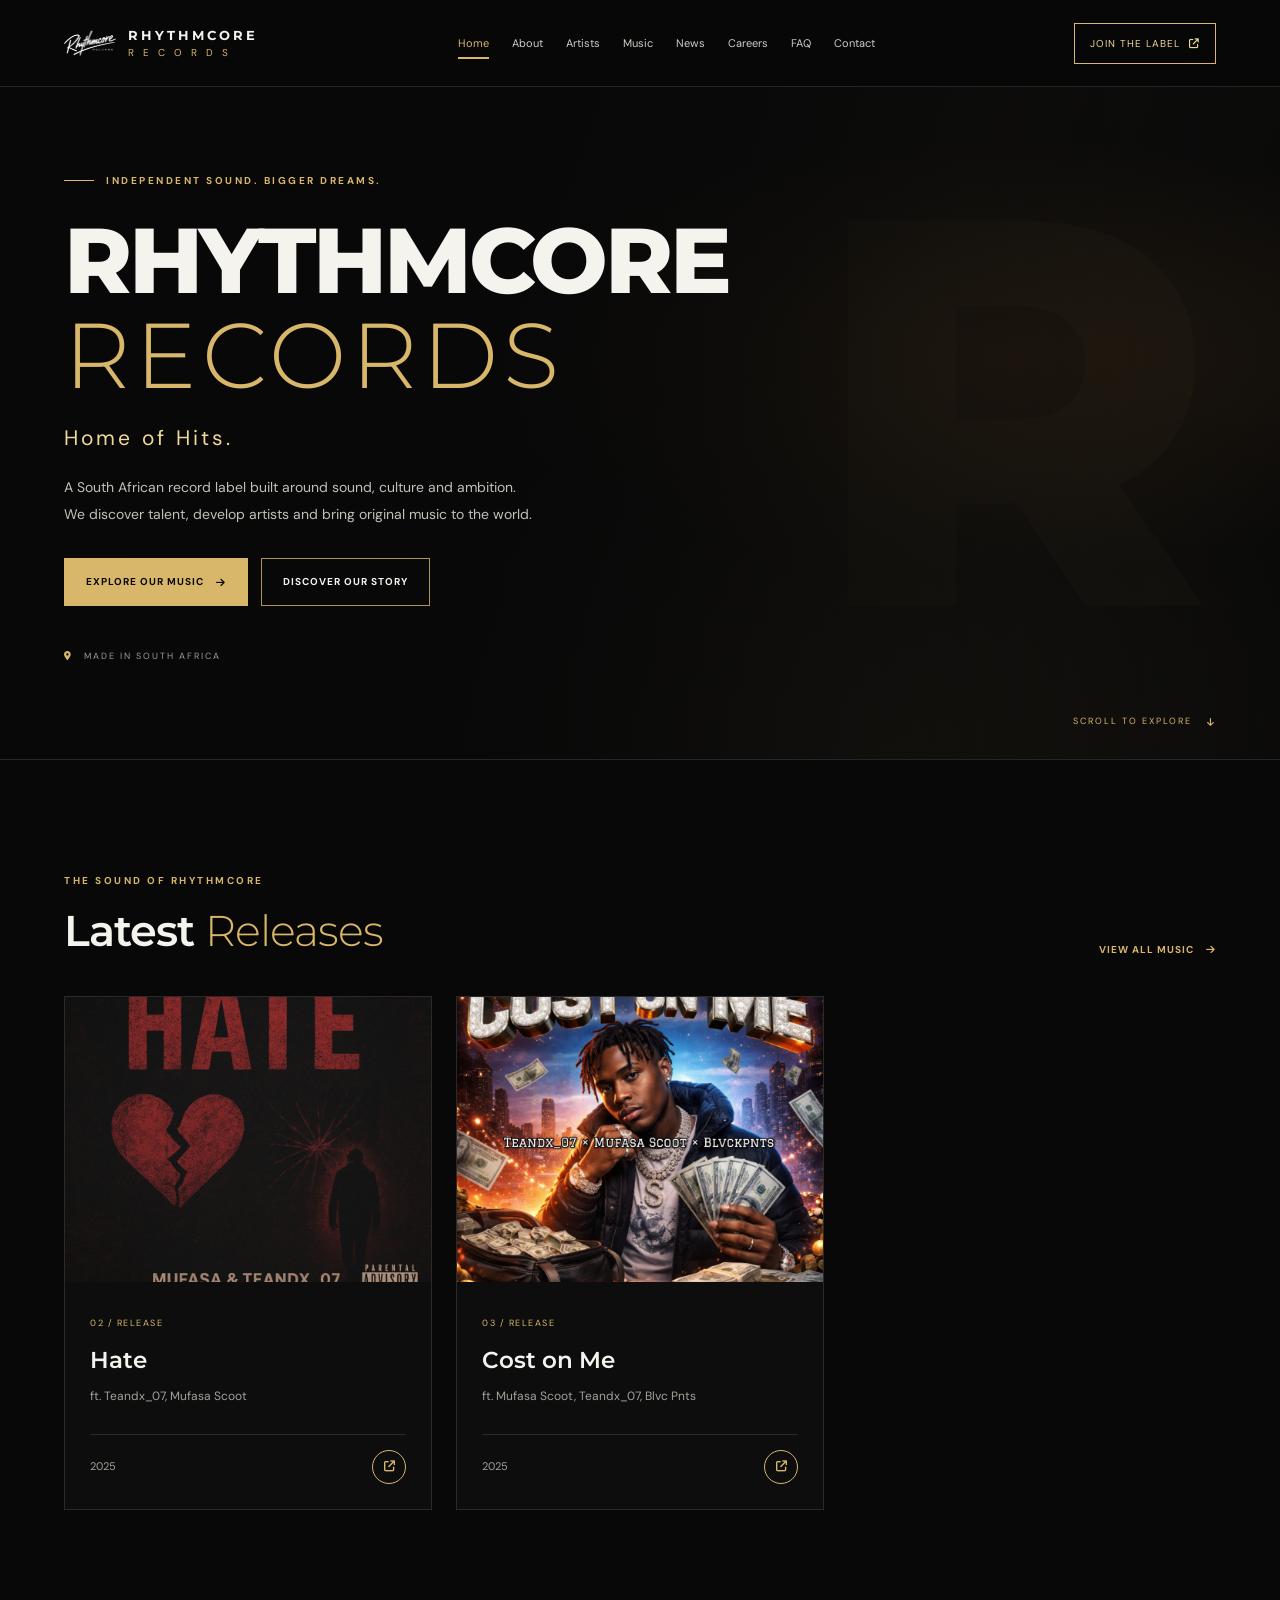
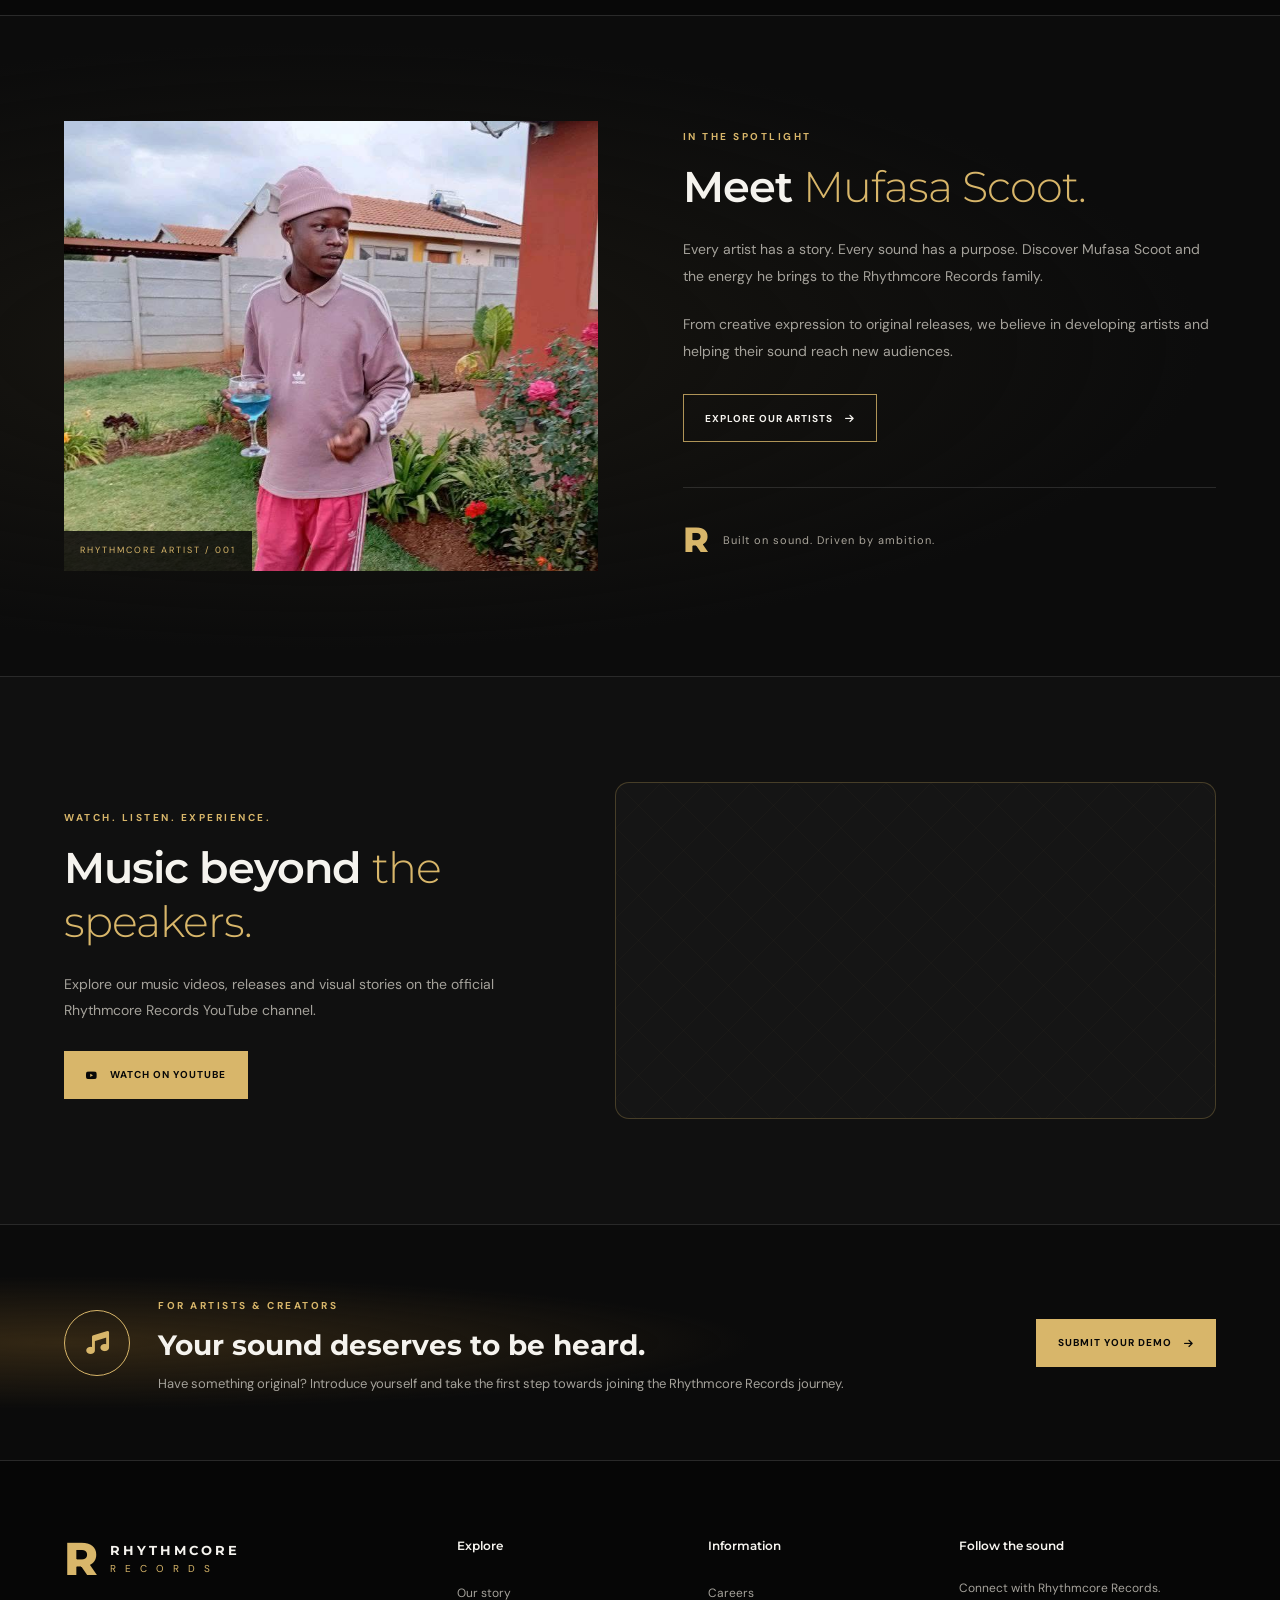
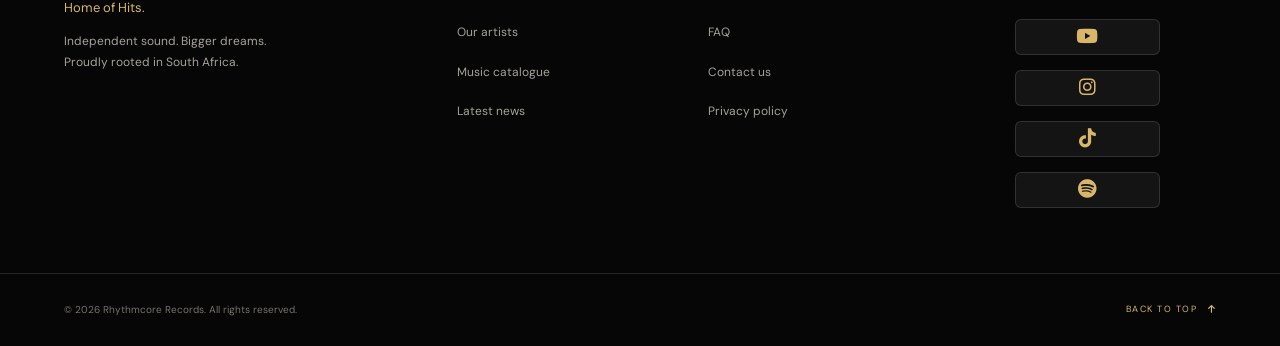
<file: index.html>
<!DOCTYPE html>
<html lang="en">
<head>

    <!-- Rhythmcore Records favicon -->
    <link rel="icon" type="image/png" href="https://rhythmcorerecords.co.za/images/Logo.png">
    <link rel="shortcut icon" type="image/png" href="https://rhythmcorerecords.co.za/images/Logo.png">
    <link rel="apple-touch-icon" href="https://rhythmcorerecords.co.za/images/Logo.png">

    <meta charset="UTF-8">
    <meta name="viewport" content="width=device-width, initial-scale=1.0">

    <!-- SEO -->
    <meta name="description" content="Rhythmcore Records is a South African record label focused on discovering, developing and promoting talented artists and music. Explore our artists, releases, music videos and latest projects.">

    <meta name="robots" content="index, follow">
    <meta name="theme-color" content="#080808">

    <!-- Google and social sharing information -->
    <meta property="og:title" content="Rhythmcore Records | Home of Hits">
    <meta property="og:description" content="Discover artists, music releases and videos from Rhythmcore Records, a South African record label.">
    <meta property="og:url" content="https://rhythmcorerecords.co.za/">
    <meta property="og:type" content="website">
    <meta property="og:image" content="https://rhythmcorerecords.co.za/images/Logo.png">

    <title>Rhythmcore Records | South African Record Label</title>

    <!-- Website styling -->
    <link rel="stylesheet" href="css/style.css">

    <!-- Google Fonts -->
    <link rel="preconnect" href="https://fonts.googleapis.com">
    <link rel="preconnect" href="https://fonts.gstatic.com" crossorigin>
    <link href="https://fonts.googleapis.com/css2?family=DM+Sans:wght@400;500;600;700&family=Montserrat:wght@300;400;500;600;700;800&display=swap" rel="stylesheet">

    <!-- Font Awesome icons -->
    <link rel="stylesheet" href="https://cdnjs.cloudflare.com/ajax/libs/font-awesome/6.7.2/css/all.min.css">

    <!-- Website JavaScript -->
    <script src="js/main.js" defer></script>
<!-- Tell Google the official website name -->
<meta property="og:site_name" content="Rhythmcore Records">

<script type="application/ld+json">
{
  "@context": "https://schema.org",
  "@type": "WebSite",
  "name": "Rhythmcore Records",
  "alternateName": "Rhythm Core Records",
  "url": "https://rhythmcorerecords.co.za/"
}
</script>

</head>

<body>

    <!-- ================= HEADER ================= -->

    <header class="site-header" id="top">

        <nav class="navbar container" aria-label="Main navigation">

            <a href="index.html" class="brand" aria-label="Rhythmcore Records home">
                <img src="images/Logo.png"
                     alt="Rhythmcore Records"
                     class="brand-logo">

                <span class="brand-name">
                    <strong>RHYTHMCORE</strong>
                    <span>R E C O R D S</span>
                </span>
            </a>

            <button class="menu-toggle"
                    id="menuToggle"
                    aria-label="Open navigation menu"
                    aria-expanded="false"
                    aria-controls="navLinks">

                <i class="fa-solid fa-bars"></i>
            </button>

            <ul class="nav-links" id="navLinks">
                <li><a href="#top" class="nav-link active">Home</a></li>
                <li><a href="about.html" class="nav-link">About</a></li>
                <li><a href="artists.html" class="nav-link">Artists</a></li>
                <li><a href="#music" class="nav-link">Music</a></li>
                <li><a href="news.html" class="nav-link">News</a></li>
                <li><a href="careers.html" class="nav-link">Careers</a></li>
                <li><a href="faq.html" class="nav-link">FAQ</a></li>
                <li><a href="contact.html" class="nav-link">Contact</a></li>
            </ul>

            <a href="artists.html#submit-demo" class="header-cta">
                Join the label <i class="fa-solid fa-arrow-up-right-from-square"></i>
            </a>

        </nav>

    </header>


    <main>

        <!-- ================= HERO ================= -->

        <section class="hero">

            <div class="hero-overlay"></div>

            <div class="container hero-content">

                <span class="eyebrow">
                    <span class="eyebrow-line"></span>
                    INDEPENDENT SOUND. BIGGER DREAMS.
                </span>

                <h1>
                    RHYTHMCORE
                    <span>RECORDS</span>
                </h1>

                <p class="hero-tagline">Home of Hits.</p>

                <p class="hero-description">
                    A South African record label built around sound,
                    culture and ambition. We discover talent, develop
                    artists and bring original music to the world.
                </p>

                <div class="hero-actions">

                    <a href="#music" class="btn btn-gold">
                        Explore our music
                        <i class="fa-solid fa-arrow-right"></i>
                    </a>

                    <a href="about.html" class="btn btn-outline">
                        Discover our story
                    </a>

                </div>

                <div class="hero-location">
                    <i class="fa-solid fa-location-dot"></i>
                    MADE IN SOUTH AFRICA
                </div>

            </div>

            <a href="#music" class="scroll-indicator">
                <span>SCROLL TO EXPLORE</span>
                <i class="fa-solid fa-arrow-down"></i>
            </a>

        </section>


        <!-- ================= MUSIC RELEASES ================= -->

        <section class="music-section section-padding" id="music">

            <div class="container">

                <div class="section-heading">

                    <div>
                        <span class="eyebrow">THE SOUND OF RHYTHMCORE</span>
                        <h2>Latest <span>Releases</span></h2>
                    </div>

                    <a href="music.html" class="text-link">
                        View all music
                        <i class="fa-solid fa-arrow-right"></i>
                    </a>

                </div>

                <div class="music-grid">

                    <!-- Release 1 -->

                    <article class="release-card">

                        <div class="release-cover">
                            <img src="images/hate.jpg"
                                 alt="Hate single artwork"
                                 loading="lazy">

                            <span class="release-badge">SINGLE</span>
                        </div>

                        <div class="release-info">

                            <span class="release-number">02 / RELEASE</span>

                            <h3>Hate</h3>

                            <p>ft. Teandx_07, Mufasa Scoot</p>

                            <div class="release-bottom">
                                <span>2025</span>

                                <a href="music.html"
                                   class="play-link"
                                   aria-label="Explore Hate">
                                    <i class="fa-solid fa-arrow-up-right-from-square"></i>
                                </a>
                            </div>

                        </div>

                    </article>


                    <!-- Release 2 -->

                    <article class="release-card">

                        <div class="release-cover">
                            <img src="images/cost-on-me.jpg"
                                 alt="Cost on Me single artwork"
                                 loading="lazy">

                            <span class="release-badge">SINGLE</span>
                        </div>

                        <div class="release-info">

                            <span class="release-number">03 / RELEASE</span>

                            <h3>Cost on Me</h3>

                            <p>ft. Mufasa Scoot, Teandx_07, Blvc Pnts</p>

                            <div class="release-bottom">
                                <span>2025</span>

                                <a href="music.html"
                                   class="play-link"
                                   aria-label="Explore Cost on Me">
                                    <i class="fa-solid fa-arrow-up-right-from-square"></i>
                                </a>
                            </div>

                        </div>

                    </article>

                </div>

            </div>

        </section>


        <!-- ================= ARTIST SPOTLIGHT ================= -->

        <section class="artist-section section-padding" id="artist-spotlight">

            <div class="container artist-layout">

                <div class="artist-image">

                    <img src="images/mufasa-scoot.jpg"
                         alt="Mufasa Scoot, featured Rhythmcore Records artist"
                         loading="lazy">

                    <span class="image-caption">RHYTHMCORE ARTIST / 001</span>

                </div>

                <div class="artist-content">

                    <span class="eyebrow">IN THE SPOTLIGHT</span>

                    <h2>Meet <span>Mufasa Scoot.</span></h2>

                    <p>
                        Every artist has a story. Every sound has a purpose.
                        Discover Mufasa Scoot and the energy he brings to
                        the Rhythmcore Records family.
                    </p>

                    <p>
                        From creative expression to original releases,
                        we believe in developing artists and helping their
                        sound reach new audiences.
                    </p>

                    <a href="artists.html" class="btn btn-outline">
                        Explore our artists
                        <i class="fa-solid fa-arrow-right"></i>
                    </a>

                    <div class="artist-signature">
                        <span>R</span>
                        <p>Built on sound. Driven by ambition.</p>
                    </div>

                </div>

            </div>

        </section>


        <!-- ================= YOUTUBE ================= -->

        <section class="video-section section-padding" id="videos">

            <div class="container video-layout">

                <div class="video-copy">

                    <span class="eyebrow">WATCH. LISTEN. EXPERIENCE.</span>

                    <h2>Music beyond <span>the speakers.</span></h2>

                    <p>
                        Explore our music videos, releases and visual
                        stories on the official Rhythmcore Records
                        YouTube channel.
                    </p>

                    <a href="https://www.youtube.com/watch?v=Z5DShfRxQW0"
                       class="btn btn-gold"
                       target="_blank"
                       rel="noopener noreferrer">

                        <i class="fa-brands fa-youtube"></i>
                        Watch on YouTube

                    </a>

                </div>

                <!-- YouTube Video Player -->

                <div class="video-placeholder">

                    <iframe
                        src="https://www.youtube-nocookie.com/embed/Z5DShfRxQW0"
                        title="Rhythmcore Records Music Video"
                        frameborder="0"
                        allow="accelerometer; autoplay; clipboard-write; encrypted-media; gyroscope; picture-in-picture; web-share"
                        referrerpolicy="strict-origin-when-cross-origin"
                        allowfullscreen
                        loading="lazy">
                    </iframe>

                </div>

            </div>

        </section>


        <!-- ================= ARTIST CALL TO ACTION ================= -->

        <section class="artist-cta" id="join">

            <div class="container cta-layout">

                <div class="cta-icon">
                    <i class="fa-solid fa-music"></i>
                </div>

                <div class="cta-copy">

                    <span class="eyebrow">FOR ARTISTS & CREATORS</span>

                    <h2>Your sound deserves to be heard.</h2>

                    <p>
                        Have something original? Introduce yourself
                        and take the first step towards joining
                        the Rhythmcore Records journey.
                    </p>

                </div>

                <a href="artists.html#submit-demo" class="btn btn-gold">
                    Submit your demo
                    <i class="fa-solid fa-arrow-right"></i>
                </a>

            </div>

        </section>

    </main>


    <!-- ================= FOOTER ================= -->

    <footer class="site-footer">

        <div class="container footer-main">

            <div class="footer-brand">

                <a href="index.html" class="brand">

                    <span class="brand-symbol">R</span>

                    <span class="brand-name">
                        <strong>RHYTHMCORE</strong>
                        <span>R E C O R D S</span>
                    </span>

                </a>

                <p>Home of Hits.</p>

                <p class="footer-description">
                    Independent sound. Bigger dreams.
                    Proudly rooted in South Africa.
                </p>

            </div>


            <div class="footer-column">

                <h3>Explore</h3>

                <ul>
                    <li><a href="about.html">Our story</a></li>
                    <li><a href="artists.html">Our artists</a></li>
                    <li><a href="music.html">Music catalogue</a></li>
                    <li><a href="news.html">Latest news</a></li>
                </ul>

            </div>


            <div class="footer-column">

                <h3>Information</h3>

                <ul>
                    <li><a href="careers.html">Careers</a></li>
                    <li><a href="faq.html">FAQ</a></li>
                    <li><a href="contact.html">Contact us</a></li>
                    <li><a href="privacy.html">Privacy policy</a></li>
                </ul>

            </div>


            <div class="footer-column footer-social">

                <h3>Follow the sound</h3>

                <p>Connect with Rhythmcore Records.</p>

                <div class="social-links">

                    <a href="https://www.youtube.com/@rhythmcorerecordsofficial"
                       target="_blank"
                       rel="noopener noreferrer"
                       aria-label="YouTube">
                        <i class="fa-brands fa-youtube"></i>
                    </a>

                    <a href="https://www.instagram.com/rhythmcorerecords/"
                       target="_blank"
                       rel="noopener noreferrer"
                       aria-label="Instagram">
                        <i class="fa-brands fa-instagram"></i>
                    </a>

                    <a href="https://www.tiktok.com/@officialrhythmcorerecord/"
                       target="_blank"
                       rel="noopener noreferrer"
                       aria-label="TikTok">
                        <i class="fa-brands fa-tiktok"></i>
                    </a>

                    <a href="https://open.spotify.com/artist/0T02Daxja1vg6ReajDqRt7?si=t7HYrs3cRoG09ZpL8BtkyA"
                       target="_blank"
                       rel="noopener noreferrer"
                       aria-label="Spotify">
                        <i class="fa-brands fa-spotify"></i>
                    </a>

                </div>

            </div>

        </div>


        <div class="footer-bottom">

            <div class="container footer-bottom-layout">

                <p>
                    &copy; <span id="currentYear">2026</span>
                    Rhythmcore Records. All rights reserved.
                </p>

                <a href="#top" class="back-to-top">
                    BACK TO TOP <i class="fa-solid fa-arrow-up"></i>
                </a>

            </div>

        </div>

    </footer>

</body>
</html>
</file>
<file: css/style.css>
/* =========================================
   RHYTHMCORE RECORDS
   Minimal Luxury Website
========================================= */

:root {
    --bg: #080808;
    --bg-light: #101010;
    --surface: #141414;
    --gold: #d8b66a;
    --gold-light: #f0d79c;
    --white: #f5f3ee;
    --muted: #a5a29b;
    --border: rgba(255, 255, 255, 0.12);
    --font-heading: "Montserrat", sans-serif;
    --font-body: "DM Sans", sans-serif;
    --container: 1200px;
}

* {
    margin: 0;
    padding: 0;
    box-sizing: border-box;
}

html {
    scroll-behavior: smooth;
    scroll-padding-top: 90px;
}

body {
    background: var(--bg);
    color: var(--white);
    font-family: var(--font-body);
    line-height: 1.7;
    overflow-x: hidden;
}

body.menu-open {
    overflow: hidden;
}

a {
    color: inherit;
    text-decoration: none;
}

img {
    display: block;
    max-width: 100%;
}

button,
a {
    -webkit-tap-highlight-color: transparent;
}

button {
    font: inherit;
}

.container {
    width: min(var(--container), 90%);
    margin-inline: auto;
}

.section-padding {
    padding: 105px 0;
}

::selection {
    background: var(--gold);
    color: #080808;
}

/* =========================================
   HEADER & NAVIGATION
========================================= */

.site-header {
    position: sticky;
    top: 0;
    z-index: 1000;
    background: rgba(8, 8, 8, 0.94);
    border-bottom: 1px solid var(--border);
    backdrop-filter: blur(16px);
}

.navbar {
    min-height: 86px;
    display: flex;
    align-items: center;
    justify-content: space-between;
    gap: 25px;
}

.brand {
    display: inline-flex;
    align-items: center;
    gap: 12px;
    flex-shrink: 0;
}

.brand-symbol {
    font-family: var(--font-heading);
    font-size: 46px;
    font-weight: 800;
    line-height: 1;
    color: var(--gold);
}

.brand-name {
    display: flex;
    flex-direction: column;
    line-height: 1.6;
}

.brand-name strong {
    font-family: var(--font-heading);
    font-size: 13px;
    letter-spacing: 3px;
}

.brand-name > span {
    font-size: 10px;
    color: var(--gold);
    letter-spacing: 3px;
}

.nav-links {
    list-style: none;
    display: flex;
    align-items: center;
    gap: 23px;
}

.nav-link {
    display: inline-block;
    position: relative;
    padding: 10px 0;
    font-size: 11px;
    color: #d0cec8;
    transition: color 0.25s ease;
}

.nav-link::after {
    content: "";
    position: absolute;
    bottom: 3px;
    left: 0;
    width: 0;
    height: 2px;
    background: var(--gold);
    transition: width 0.25s ease;
}

.nav-link:hover,
.nav-link.active {
    color: var(--gold-light);
}

.nav-link:hover::after,
.nav-link.active::after {
    width: 100%;
}

.header-cta {
    border: 1px solid var(--gold);
    color: var(--gold-light);
    padding: 11px 15px;
    font-size: 10px;
    text-transform: uppercase;
    letter-spacing: 1px;
    white-space: nowrap;
    transition: background 0.25s, color 0.25s;
}

.header-cta:hover {
    background: var(--gold);
    color: #080808;
}

.header-cta i {
    margin-left: 5px;
}

.menu-toggle {
    display: none;
    border: 1px solid var(--border);
    color: var(--gold);
    background: transparent;
    width: 43px;
    height: 43px;
    cursor: pointer;
    font-size: 19px;
}

/* =========================================
   BUTTONS & REUSABLE TEXT
========================================= */

.eyebrow {
    display: inline-flex;
    align-items: center;
    gap: 12px;
    color: var(--gold);
    font-size: 10px;
    font-weight: 700;
    letter-spacing: 2.5px;
    text-transform: uppercase;
}

.eyebrow-line {
    width: 30px;
    height: 1px;
    background: var(--gold);
}

.btn {
    min-height: 48px;
    padding: 13px 21px;
    display: inline-flex;
    justify-content: center;
    align-items: center;
    gap: 12px;
    font-size: 10px;
    font-weight: 700;
    letter-spacing: 1px;
    text-transform: uppercase;
    transition: transform 0.25s,
                background 0.25s,
                color 0.25s,
                border-color 0.25s;
}

.btn:hover {
    transform: translateY(-3px);
}

.btn-gold {
    background: var(--gold);
    border: 1px solid var(--gold);
    color: #080808;
}

.btn-gold:hover {
    background: var(--gold-light);
    border-color: var(--gold-light);
}

.btn-outline {
    border: 1px solid rgba(216, 182, 106, 0.8);
    color: var(--white);
    background: transparent;
}

.btn-outline:hover {
    background: var(--gold);
    color: #080808;
}

.text-link {
    display: inline-flex;
    align-items: center;
    gap: 12px;
    color: var(--gold);
    font-size: 10px;
    font-weight: 700;
    letter-spacing: 1px;
    text-transform: uppercase;
}

.text-link i {
    transition: transform 0.25s;
}

.text-link:hover i {
    transform: translateX(5px);
}

/* =========================================
   HERO SECTION
========================================= */

.hero {
    position: relative;
    isolation: isolate;
    min-height: 610px;
    display: flex;
    align-items: center;
    overflow: hidden;
    background:
        radial-gradient(
            ellipse at 78% 40%,
            rgba(164, 105, 40, 0.20),
            transparent 38%
        ),
        radial-gradient(
            ellipse at 70% 100%,
            rgba(216, 182, 106, 0.08),
            transparent 42%
        ),
        linear-gradient(110deg, #080808 20%, #11100e 65%, #080808);
}

.hero::before {
    content: "R";
    position: absolute;
    z-index: -1;
    right: 5%;
    top: 48%;
    transform: translateY(-50%);
    font-family: var(--font-heading);
    font-size: clamp(300px, 43vw, 650px);
    font-weight: 800;
    line-height: 1;
    color: rgba(216, 182, 106, 0.035);
    pointer-events: none;
}

.hero::after {
    content: "";
    position: absolute;
    inset: 0;
    z-index: -1;
    background: linear-gradient(
        90deg,
        #080808 0%,
        rgba(8, 8, 8, 0.93) 38%,
        rgba(8, 8, 8, 0.28) 100%
    );
}

.hero-content {
    position: relative;
    padding-top: 75px;
    padding-bottom: 95px;
}

.hero h1 {
    margin-top: 24px;
    max-width: 800px;
    font-family: var(--font-heading);
    font-size: clamp(43px, 7.3vw, 92px);
    font-weight: 800;
    line-height: 1.03;
    letter-spacing: -3px;
}

.hero h1 span {
    display: block;
    color: var(--gold);
    font-weight: 300;
    letter-spacing: 5px;
}

.hero-tagline {
    margin-top: 18px;
    color: var(--gold-light);
    font-size: 21px;
    letter-spacing: 3px;
}

.hero-description {
    max-width: 475px;
    margin-top: 18px;
    color: #c3c0b9;
    font-size: 14px;
    line-height: 1.9;
}

.hero-actions {
    display: flex;
    flex-wrap: wrap;
    gap: 13px;
    margin-top: 30px;
}

.hero-location {
    margin-top: 43px;
    color: #a09c91;
    font-size: 9px;
    letter-spacing: 2px;
}

.hero-location i {
    color: var(--gold);
    margin-right: 7px;
}

.scroll-indicator {
    position: absolute;
    right: 5%;
    bottom: 30px;
    display: flex;
    align-items: center;
    gap: 15px;
    color: var(--gold);
    font-size: 9px;
    letter-spacing: 2px;
}

.scroll-indicator i {
    animation: floatDown 1.5s infinite;
}

@keyframes floatDown {
    0%, 100% {
        transform: translateY(0);
    }

    50% {
        transform: translateY(5px);
    }
}

/* =========================================
   SECTION HEADINGS
========================================= */

.section-heading {
    display: flex;
    align-items: flex-end;
    justify-content: space-between;
    gap: 20px;
    margin-bottom: 38px;
}

.section-heading h2,
.artist-content h2,
.video-copy h2 {
    margin-top: 12px;
    font-family: var(--font-heading);
    font-size: clamp(29px, 4vw, 43px);
    line-height: 1.25;
    font-weight: 600;
    letter-spacing: -1px;
}

.section-heading h2 span,
.artist-content h2 span,
.video-copy h2 span {
    color: var(--gold);
    font-weight: 300;
}

/* =========================================
   MUSIC RELEASE CARDS
========================================= */

.music-section {
    background: var(--bg);
    border-top: 1px solid var(--border);
}

.music-grid {
    display: grid;
    grid-template-columns: repeat(3, minmax(0, 1fr));
    gap: 24px;
}

.release-card {
    border: 1px solid var(--border);
    background: #0d0d0d;
    transition: border-color 0.3s, transform 0.3s;
}

.release-card:hover {
    border-color: rgba(216, 182, 106, 0.65);
    transform: translateY(-5px);
}

.release-cover {
    position: relative;
    aspect-ratio: 1 / 1;
    overflow: hidden;
    background:
        radial-gradient(circle at 50% 40%, #373024, #101010 65%);
}

.release-cover img {
    width: 100%;
    height: 100%;
    object-fit: cover;
    transition: transform 0.5s;
}

.release-card:hover .release-cover img {
    transform: scale(1.04);
}

.release-badge {
    position: absolute;
    top: 15px;
    left: 15px;
    padding: 5px 9px;
    background: rgba(8, 8, 8, 0.85);
    border: 1px solid rgba(216, 182, 106, 0.5);
    color: var(--gold-light);
    font-size: 8px;
    letter-spacing: 1.5px;
}

.release-info {
    padding: 23px 20px 20px;
}

.release-number {
    color: var(--gold);
    font-size: 9px;
    letter-spacing: 1.5px;
}

.release-info h3 {
    margin-top: 10px;
    font-family: var(--font-heading);
    font-size: 17px;
    font-weight: 600;
}

.release-info > p {
    min-height: 28px;
    margin-top: 5px;
    color: var(--muted);
    font-size: 12px;
}

.release-bottom {
    display: flex;
    align-items: center;
    justify-content: space-between;
    margin-top: 20px;
    padding-top: 15px;
    border-top: 1px solid var(--border);
    color: var(--muted);
    font-size: 11px;
}

.play-link {
    display: grid;
    place-items: center;
    width: 34px;
    height: 34px;
    border: 1px solid var(--gold);
    border-radius: 50%;
    color: var(--gold);
    transition: background 0.25s, color 0.25s;
}

.play-link:hover {
    background: var(--gold);
    color: #080808;
}

/* =========================================
   ARTIST SPOTLIGHT
========================================= */

.artist-section {
    border-top: 1px solid var(--border);
    border-bottom: 1px solid var(--border);
    background:
        radial-gradient(ellipse at 25% 50%, #171510, transparent 65%),
        #0c0c0c;
}

.artist-layout {
    display: grid;
    grid-template-columns: 1fr 1fr;
    align-items: center;
    gap: 85px;
}

.artist-image {
    position: relative;
    min-height: 450px;
    background: #15130f;
    overflow: hidden;
}

.artist-image img {
    width: 100%;
    height: 450px;
    object-fit: cover;
    object-position: center 25%;
}

.image-caption {
    position: absolute;
    bottom: 0;
    left: 0;
    padding: 12px 16px;
    background: rgba(8, 8, 8, 0.85);
    color: var(--gold);
    font-size: 9px;
    letter-spacing: 2px;
}

.artist-content > p,
.video-copy > p {
    margin-top: 22px;
    color: var(--muted);
    font-size: 14px;
    line-height: 1.9;
}

.artist-content .btn {
    margin-top: 30px;
}

.artist-signature {
    display: flex;
    align-items: center;
    gap: 14px;
    margin-top: 45px;
    padding-top: 22px;
    border-top: 1px solid var(--border);
}

.artist-signature > span {
    color: var(--gold);
    font-family: var(--font-heading);
    font-size: 35px;
    font-weight: 800;
}

.artist-signature p {
    color: #a9a49a;
    font-size: 11px;
    letter-spacing: 1px;
}

/* =========================================
   VIDEO SECTION
========================================= */

.video-section {
    background: var(--bg-light);
}

.video-layout {
    display: grid;
    grid-template-columns: 0.85fr 1.15fr;
    align-items: center;
    gap: 70px;
}

.video-copy > p {
    margin-bottom: 27px;
}

.video-placeholder {
    position: relative;
    min-height: 330px;
    display: flex;
    align-items: center;
    justify-content: center;
    overflow: hidden;
    background:
        radial-gradient(ellipse at 60% 40%, #4a3520, transparent 45%),
        linear-gradient(135deg, #191714, #080808);
    border: 1px solid var(--border);
}

.video-placeholder::before {
    content: "";
    position: absolute;
    inset: 0;
    background:
        linear-gradient(45deg, transparent 49.8%, #d8b66a10 50%, transparent 50.2%),
        linear-gradient(-45deg, transparent 49.8%, #d8b66a10 50%, transparent 50.2%);
    background-size: 45px 45px;
    opacity: 0.5;
}

.video-play {
    position: relative;
    display: grid;
    place-items: center;
    width: 76px;
    height: 76px;
    border: 1px solid var(--gold);
    border-radius: 50%;
    color: var(--gold);
    font-size: 22px;
    transition: background 0.3s, color 0.3s, transform 0.3s;
}

.video-placeholder:hover .video-play {
    background: var(--gold);
    color: #080808;
    transform: scale(1.08);
}

.video-label {
    position: absolute;
    bottom: 20px;
    left: 20px;
    color: var(--white);
    font-size: 10px;
    letter-spacing: 2px;
}

.video-label i {
    margin-right: 6px;
    color: var(--gold);
}

/* =========================================
   ARTIST CALL TO ACTION
========================================= */

.artist-cta {
    padding: 65px 0;
    border-top: 1px solid var(--border);
    border-bottom: 1px solid var(--border);
    background:
        radial-gradient(ellipse at 5% 50%, #332714, transparent 40%),
        #0b0b0b;
}

.cta-layout {
    display: flex;
    align-items: center;
    gap: 28px;
}

.cta-icon {
    width: 66px;
    height: 66px;
    flex-shrink: 0;
    display: grid;
    place-items: center;
    border: 1px solid var(--gold);
    border-radius: 50%;
    color: var(--gold);
    font-size: 23px;
}

.cta-copy {
    flex: 1;
}

.cta-copy h2 {
    margin-top: 8px;
    font-family: var(--font-heading);
    font-size: clamp(20px, 3vw, 28px);
    line-height: 1.4;
}

.cta-copy p {
    margin-top: 8px;
    color: var(--muted);
    font-size: 13px;
}

.cta-layout > .btn {
    flex-shrink: 0;
}

/* =========================================
   FOOTER
========================================= */

.site-footer {
    background: #060606;
}

.footer-main {
    display: grid;
    grid-template-columns: 1.35fr 0.8fr 0.8fr 1fr;
    gap: 45px;
    padding-top: 75px;
    padding-bottom: 65px;
}

.footer-brand > p:first-of-type {
    margin-top: 14px;
    color: var(--gold);
    font-size: 13px;
}

.footer-description {
    max-width: 235px;
    margin-top: 12px;
    color: var(--muted);
    font-size: 12px;
}

.footer-column h3 {
    margin-bottom: 22px;
    font-family: var(--font-heading);
    font-size: 12px;
    font-weight: 600;
}

.footer-column ul {
    list-style: none;
}

.footer-column li {
    margin-bottom: 12px;
}

.footer-column li a,
.footer-social > p {
    color: var(--muted);
    font-size: 12px;
    transition: color 0.2s;
}

.footer-column li a:hover {
    color: var(--gold);
}

.social-links {
    display: flex;
    flex-wrap: wrap;
    gap: 12px;
    margin-top: 20px;
}

.social-links a {
    display: grid;
    place-items: center;
    width: 36px;
    height: 36px;
    border: 1px solid var(--border);
    color: var(--gold);
    transition: background 0.2s, color 0.2s;
}

.social-links a:hover {
    background: var(--gold);
    color: #080808;
}

.footer-bottom {
    border-top: 1px solid var(--border);
}

.footer-bottom-layout {
    min-height: 72px;
    display: flex;
    align-items: center;
    justify-content: space-between;
    gap: 20px;
}

.footer-bottom p {
    color: #77736b;
    font-size: 10px;
}

.back-to-top {
    color: var(--gold);
    font-size: 9px;
    letter-spacing: 1.5px;
}

.back-to-top i {
    margin-left: 7px;
}

/* =========================================
   RESPONSIVE DESIGN: TABLETS
========================================= */

@media (max-width: 1100px) {
    .navbar {
        gap: 18px;
    }

    .nav-links {
        gap: 13px;
    }

    .nav-link {
        font-size: 10px;
    }

    .header-cta {
        display: none;
    }

    .artist-layout {
        gap: 45px;
    }

    .video-layout {
        gap: 40px;
    }

    .footer-main {
        gap: 30px;
    }
}

/* =========================================
   RESPONSIVE DESIGN: MOBILE NAVIGATION
========================================= */

@media (max-width: 760px) {
    .section-padding {
        padding: 75px 0;
    }

    .navbar {
        min-height: 74px;
        position: relative;
    }

    .brand-symbol {
        font-size: 40px;
    }

    .brand-name strong {
        font-size: 11px;
    }

    .brand-name > span {
        font-size: 9px;
    }

    .menu-toggle {
        display: grid;
        place-items: center;
        margin-left: auto;
    }

    .nav-links {
        position: fixed;
        top: 74px;
        right: 0;
        bottom: 0;
        width: min(320px, 85vw);
        padding: 35px 28px;
        display: flex;
        flex-direction: column;
        align-items: stretch;
        gap: 7px;
        background: #0a0a0a;
        border-left: 1px solid var(--border);
        transform: translateX(105%);
        visibility: hidden;
        transition: transform 0.3s ease, visibility 0.3s;
        overflow-y: auto;
    }

    .nav-links.open {
        transform: translateX(0);
        visibility: visible;
    }

    .nav-link {
        display: block;
        padding: 12px 0;
        font-size: 13px;
        border-bottom: 1px solid var(--border);
    }

    .nav-link::after {
        display: none;
    }

    .hero {
        min-height: 580px;
    }

    .hero-content {
        padding-top: 70px;
        padding-bottom: 85px;
    }

    .hero h1 {
        letter-spacing: -2px;
    }

    .hero h1 span {
        letter-spacing: 2px;
    }

    .hero-description {
        max-width: 430px;
        font-size: 13px;
    }

    .scroll-indicator {
        display: none;
    }

    .music-grid {
        grid-template-columns: repeat(2, minmax(0, 1fr));
        gap: 15px;
    }

    .release-info {
        padding: 17px 13px;
    }

    .release-info h3 {
        font-size: 14px;
    }

    .release-info > p {
        font-size: 11px;
    }

    .artist-layout,
    .video-layout {
        grid-template-columns: 1fr;
        gap: 35px;
    }

    .artist-image,
    .artist-image img {
        min-height: 350px;
        height: 350px;
    }

    .video-placeholder {
        min-height: 270px;
    }

    .cta-layout {
        flex-wrap: wrap;
    }

    .cta-copy {
        flex-basis: calc(100% - 100px);
    }

    .cta-layout > .btn {
        margin-left: 94px;
    }

    .footer-main {
        grid-template-columns: repeat(2, minmax(0, 1fr));
        gap: 40px 25px;
    }
}

/* =========================================
   RESPONSIVE DESIGN: SMALL PHONES
========================================= */

@media (max-width: 430px) {
    .container {
        width: 90%;
    }

    .section-heading {
        align-items: flex-start;
        flex-direction: column;
    }

    .section-heading .text-link {
        margin-top: 5px;
    }

    .music-grid {
        grid-template-columns: 1fr;
    }

    .release-info h3 {
        font-size: 17px;
    }

    .release-info > p {
        font-size: 12px;
    }

    .hero-actions {
        align-items: stretch;
        flex-direction: column;
        max-width: 260px;
    }

    .hero-actions .btn {
        width: 100%;
    }

    .cta-icon {
        width: 52px;
        height: 52px;
    }

    .cta-copy {
        flex-basis: calc(100% - 75px);
    }

    .cta-layout > .btn {
        margin-left: 0;
        width: 100%;
    }

    .footer-main {
        grid-template-columns: 1fr;
        gap: 32px;
    }

    .footer-bottom-layout {
        padding-top: 18px;
        padding-bottom: 18px;
        align-items: flex-start;
        flex-direction: column;
    }
}

/* =========================================
   ACCESSIBILITY
========================================= */

a:focus-visible,
button:focus-visible {
    outline: 2px solid var(--gold-light);
    outline-offset: 4px;
}

@media (prefers-reduced-motion: reduce) {
    *,
    *::before,
    *::after {
        scroll-behavior: auto !important;
        animation-duration: 0.01ms !important;
        animation-iteration-count: 1 !important;
        transition-duration: 0.01ms !important;
    }
}


/* =========================================
   LOGO FIX — RHYTHMCORE RECORDS
========================================= */

/* Keep the logo inside the navigation */
.navbar .brand {
    display: inline-flex;
    align-items: center;
    gap: 12px;
    width: auto;
    max-width: 260px;
    flex-shrink: 0;
    overflow: hidden;
}

/* Prevent the actual logo image from filling the page */
.navbar .brand img,
.footer-brand .brand img,
.brand img.brand-logo {
    display: block;
    width: 52px !important;
    height: 52px !important;
    max-width: 52px !important;
    max-height: 52px !important;
    object-fit: contain;
    flex: 0 0 52px;
}

/* Keep the logo text at the correct size */
.brand-name {
    display: flex;
    flex-direction: column;
    flex-shrink: 0;
    line-height: 1.6;
}

.brand-name strong {
    font-size: 13px;
    letter-spacing: 3px;
}

.brand-name span {
    font-size: 10px;
    letter-spacing: 3px;
}

/* Footer logo */
.site-footer .brand img {
    width: 52px !important;
    height: 52px !important;
    max-width: 52px !important;
    max-height: 52px !important;
    object-fit: contain;
}

/* Mobile logo */
@media (max-width: 760px) {
    .navbar .brand img,
    .site-footer .brand img {
        width: 42px !important;
        height: 42px !important;
        max-width: 42px !important;
        max-height: 42px !important;
        flex-basis: 42px;
    }
}


/* RHYTHMCORE RECORDS — VISIBLE LOGO FIX */

.navbar .brand img,
.site-footer .brand img,
.brand img.brand-logo {
    width: 52px !important;
    height: 52px !important;
    max-width: 52px !important;
    max-height: 52px !important;
    object-fit: contain;
    display: block;

    /* Turn the black logo white */
    filter: brightness(0) invert(1);
}

/* Keep the logo visible on mobile */
@media (max-width: 760px) {
    .navbar .brand img,
    .site-footer .brand img,
    .brand img.brand-logo {
        width: 42px !important;
        height: 42px !important;
        max-width: 42px !important;
        max-height: 42px !important;
    }
}


/* =========================================
   ARTISTS PAGE
========================================= */

.inner-hero {
    position: relative;
    overflow: hidden;
    padding: 100px 0 110px;
    background:
        radial-gradient(ellipse at 80% 40%, #292013 0%, transparent 42%),
        linear-gradient(120deg, #080808, #11100d);
    border-bottom: 1px solid var(--border);
}

.inner-hero::after {
    content: "R";
    position: absolute;
    right: 6%;
    top: 50%;
    transform: translateY(-50%);
    font-family: var(--font-heading);
    font-size: clamp(250px, 35vw, 450px);
    font-weight: 800;
    line-height: 1;
    color: rgba(216, 182, 106, 0.04);
    pointer-events: none;
}

.inner-hero-content {
    position: relative;
    z-index: 1;
}

.inner-hero h1 {
    margin-top: 22px;
    font-family: var(--font-heading);
    font-size: clamp(48px, 7vw, 82px);
    line-height: 1.15;
    letter-spacing: -3px;
}

.inner-hero h1 span {
    color: var(--gold);
    font-weight: 300;
}

.inner-hero-content > p {
    max-width: 600px;
    margin: 20px 0 28px;
    color: var(--muted);
    font-size: 14px;
    line-height: 1.9;
}

/* Artist cards */

.artist-roster {
    background: var(--bg);
}

.roster-grid {
    display: grid;
    grid-template-columns: repeat(3, minmax(0, 1fr));
    gap: 24px;
}

.roster-card {
    min-width: 0;
    overflow: hidden;
    border: 1px solid var(--border);
    background: #0d0d0d;
    transition: border-color 0.3s, transform 0.3s;
}

.roster-card:hover {
    transform: translateY(-5px);
    border-color: rgba(216, 182, 106, 0.65);
}

.roster-image {
    position: relative;
    aspect-ratio: 4 / 4.3;
    overflow: hidden;
    background:
        radial-gradient(circle at 50% 40%, #393024, #101010 70%);
}

.roster-image img {
    width: 100%;
    height: 100%;
    object-fit: cover;
    transition: transform 0.5s;
}

.roster-card:hover .roster-image img {
    transform: scale(1.04);
}

.roster-index {
    position: absolute;
    left: 14px;
    bottom: 14px;
    padding: 6px 10px;
    background: rgba(8, 8, 8, 0.88);
    border: 1px solid rgba(216, 182, 106, 0.4);
    color: var(--gold-light);
    font-size: 9px;
    letter-spacing: 1.5px;
}

.roster-placeholder {
    display: grid;
    place-items: center;
}

.roster-placeholder > i {
    color: rgba(216, 182, 106, 0.45);
    font-size: 65px;
}

.roster-info {
    padding: 24px 21px;
}

.roster-label {
    color: var(--gold);
    font-size: 9px;
    font-weight: 700;
    letter-spacing: 1.5px;
}

.roster-info h3 {
    margin-top: 9px;
    font-family: var(--font-heading);
    font-size: 21px;
    font-weight: 600;
}

.roster-info > p {
    min-height: 88px;
    margin: 12px 0 22px;
    color: var(--muted);
    font-size: 12px;
    line-height: 1.9;
}

.roster-info .text-link {
    font-size: 9px;
}

.roster-note {
    margin-top: 25px;
    color: #89857d;
    font-size: 11px;
    line-height: 1.8;
}

/* Artist submission enquiry */

.submit-section {
    border-top: 1px solid var(--border);
    background:
        radial-gradient(ellipse at 5% 50%, #241d11, transparent 45%),
        #0c0c0c;
}

.submit-layout {
    display: grid;
    grid-template-columns: 1.1fr 0.9fr;
    align-items: center;
    gap: 70px;
}

.submit-copy h2 {
    margin-top: 15px;
    font-family: var(--font-heading);
    font-size: clamp(31px, 4vw, 46px);
    font-weight: 600;
    line-height: 1.3;
    letter-spacing: -1px;
}

.submit-copy h2 span {
    color: var(--gold);
    font-weight: 300;
}

.submit-copy > p {
    margin-top: 20px;
    color: var(--muted);
    font-size: 14px;
    line-height: 1.9;
}

.submit-points {
    margin-top: 25px;
}

.submit-points p {
    margin-top: 12px;
    color: #d6d2c9;
    font-size: 12px;
}

.submit-points i {
    margin-right: 10px;
    color: var(--gold);
}

.submit-panel {
    padding: 35px;
    border: 1px solid rgba(216, 182, 106, 0.35);
    background: rgba(8, 8, 8, 0.65);
}

.submit-panel h3 {
    margin-top: 12px;
    font-family: var(--font-heading);
    font-size: 24px;
}

.submit-panel > p {
    margin-top: 12px;
    color: var(--muted);
    font-size: 13px;
    line-height: 1.9;
}

.submit-panel .btn {
    margin-top: 24px;
}

.submit-panel .form-note {
    margin-top: 22px;
    padding-top: 18px;
    border-top: 1px solid var(--border);
    font-size: 11px;
}

/* Artists page responsive layout */

@media (max-width: 900px) {
    .roster-grid {
        grid-template-columns: repeat(2, minmax(0, 1fr));
    }

    .submit-layout {
        gap: 35px;
    }
}

@media (max-width: 760px) {
    .inner-hero {
        padding: 75px 0 85px;
    }

    .inner-hero h1 {
        letter-spacing: -2px;
    }

    .submit-layout {
        grid-template-columns: 1fr;
        gap: 35px;
    }

    .roster-info > p {
        min-height: 0;
    }
}

@media (max-width: 480px) {
    .roster-grid {
        grid-template-columns: 1fr;
    }

    .roster-image {
        aspect-ratio: 1 / 0.9;
    }

    .submit-panel {
        padding: 25px 20px;
    }
}


/* =========================================
   ABOUT PAGE — RHYTHMCORE RECORDS
   Minimal Luxury / Black and Gold
========================================= */

/* ABOUT HERO */

.about-hero {
    position: relative;
    isolation: isolate;
    overflow: hidden;
    padding: 105px 0 90px;
    background:
        radial-gradient(
            ellipse at 82% 45%,
            rgba(216, 182, 106, 0.12),
            transparent 36%
        ),
        linear-gradient(115deg, #080808 25%, #100f0c 100%);
    border-bottom: 1px solid var(--border);
}

.about-hero-content {
    position: relative;
    z-index: 2;
}

.about-hero h1 {
    margin-top: 24px;
    font-family: var(--font-heading);
    font-size: clamp(48px, 7.5vw, 88px);
    font-weight: 700;
    line-height: 1.12;
    letter-spacing: -3px;
}

.about-hero h1 span {
    color: var(--gold);
    font-weight: 300;
}

.about-hero-description {
    max-width: 610px;
    margin-top: 23px;
    color: #bcb8af;
    font-size: 14px;
    line-height: 2;
}

.about-hero-actions {
    display: flex;
    flex-wrap: wrap;
    gap: 14px;
    margin-top: 30px;
}

.about-location {
    margin-top: 44px;
    color: #9e998f;
    font-size: 9px;
    letter-spacing: 2px;
}

.about-location i {
    margin-right: 8px;
    color: var(--gold);
}

.about-hero-mark {
    position: absolute;
    z-index: 0;
    top: 50%;
    right: 6%;
    transform: translateY(-50%);
    color: rgba(216, 182, 106, 0.035);
    font-family: var(--font-heading);
    font-size: clamp(300px, 40vw, 540px);
    font-weight: 800;
    line-height: 1;
    pointer-events: none;
    user-select: none;
}

/* OUR STORY */

.about-story {
    background: var(--bg);
}

.about-story-grid {
    display: grid;
    grid-template-columns: 0.85fr 1.15fr;
    align-items: start;
    gap: 95px;
}

.story-side {
    position: relative;
}

.story-side h2 {
    max-width: 430px;
    margin-top: 18px;
    font-family: var(--font-heading);
    font-size: clamp(31px, 4vw, 45px);
    font-weight: 600;
    line-height: 1.3;
    letter-spacing: -1.2px;
}

.story-side h2 span {
    color: var(--gold);
    font-weight: 300;
}

.story-side-note {
    margin-top: 20px;
    color: var(--muted);
    font-size: 13px;
    line-height: 1.8;
}

.story-decoration {
    display: flex;
    align-items: center;
    gap: 16px;
    margin-top: 45px;
    padding-top: 22px;
    border-top: 1px solid var(--border);
}

.story-decoration span:first-child {
    color: var(--gold);
    font-family: var(--font-heading);
    font-size: 46px;
    font-weight: 800;
    line-height: 1;
}

.story-decoration span:nth-child(2) {
    color: rgba(216, 182, 106, 0.3);
    font-family: var(--font-heading);
    font-size: 46px;
    font-weight: 300;
    line-height: 1;
}

.story-decoration span:last-child {
    margin-left: auto;
    color: var(--muted);
    font-size: 11px;
    letter-spacing: 2px;
}

.story-main {
    padding-top: 5px;
}

.story-main p {
    margin-bottom: 21px;
    color: var(--muted);
    font-size: 13px;
    line-height: 2;
}

.story-main .story-lead {
    color: var(--white);
    font-size: 19px;
    line-height: 1.8;
}

.story-main .text-link {
    margin-top: 10px;
}

/* JOURNEY TIMELINE */

.about-timeline {
    background: #0c0c0c;
    border-top: 1px solid var(--border);
    border-bottom: 1px solid var(--border);
}

.timeline-intro {
    max-width: 300px;
    color: var(--muted);
    font-size: 12px;
    line-height: 1.9;
}

.timeline-grid {
    display: grid;
    grid-template-columns: repeat(3, minmax(0, 1fr));
    gap: 24px;
}

.timeline-card {
    padding: 27px 25px;
    border: 1px solid var(--border);
    background: rgba(255, 255, 255, 0.015);
    transition: border-color 0.3s, transform 0.3s;
}

.timeline-card:hover {
    border-color: rgba(216, 182, 106, 0.55);
    transform: translateY(-4px);
}

.timeline-top {
    display: flex;
    align-items: center;
    justify-content: space-between;
    gap: 15px;
}

.timeline-year {
    color: var(--gold);
    font-size: 11px;
    font-weight: 700;
    letter-spacing: 2px;
}

.timeline-icon {
    display: grid;
    place-items: center;
    width: 42px;
    height: 42px;
    border: 1px solid rgba(216, 182, 106, 0.45);
    border-radius: 50%;
    color: var(--gold);
}

.timeline-line {
    display: block;
    width: 38px;
    height: 2px;
    margin: 28px 0 21px;
    background: var(--gold);
}

.timeline-card h3 {
    font-family: var(--font-heading);
    font-size: 18px;
    font-weight: 600;
}

.timeline-card > p {
    margin-top: 12px;
    color: var(--muted);
    font-size: 12px;
    line-height: 1.9;
}

/* MISSION, VISION AND VALUES */

.about-purpose {
    background: var(--bg);
}

.purpose-heading {
    max-width: 680px;
    margin-bottom: 40px;
}

.purpose-heading h2 {
    margin-top: 14px;
    font-family: var(--font-heading);
    font-size: clamp(29px, 4vw, 43px);
    font-weight: 600;
    line-height: 1.35;
    letter-spacing: -1px;
}

.purpose-heading h2 span {
    color: var(--gold);
    font-weight: 300;
}

.purpose-heading > p {
    margin-top: 14px;
    color: var(--muted);
    font-size: 13px;
}

.purpose-grid {
    display: grid;
    grid-template-columns: repeat(3, minmax(0, 1fr));
    gap: 20px;
}

.purpose-card {
    min-width: 0;
    padding: 30px 25px;
    border: 1px solid var(--border);
    background: #0d0d0d;
    transition: border-color 0.3s, background 0.3s;
}

.purpose-card:hover {
    border-color: rgba(216, 182, 106, 0.6);
}

.purpose-card-featured {
    background:
        radial-gradient(ellipse at 50% 0%, #211b10, transparent 75%),
        #0d0d0d;
    border-color: rgba(216, 182, 106, 0.4);
}

.purpose-icon {
    display: grid;
    place-items: center;
    width: 49px;
    height: 49px;
    margin-bottom: 26px;
    border: 1px solid rgba(216, 182, 106, 0.4);
    color: var(--gold);
    font-size: 18px;
}

.purpose-number {
    color: var(--gold);
    font-size: 9px;
    font-weight: 700;
    letter-spacing: 1.5px;
}

.purpose-card h3 {
    margin-top: 13px;
    font-family: var(--font-heading);
    font-size: 19px;
    font-weight: 600;
}

.purpose-card > p {
    margin-top: 13px;
    color: var(--muted);
    font-size: 12px;
    line-height: 2;
}

/* OUR MUSICAL IDENTITY */

.about-sound {
    background: #0c0c0c;
    border-top: 1px solid var(--border);
}

.sound-layout {
    display: grid;
    grid-template-columns: 1fr 0.9fr;
    align-items: center;
    gap: 75px;
}

.sound-copy h2 {
    margin-top: 18px;
    font-family: var(--font-heading);
    font-size: clamp(30px, 4vw, 45px);
    font-weight: 600;
    line-height: 1.35;
    letter-spacing: -1px;
}

.sound-copy h2 span {
    color: var(--gold);
    font-weight: 300;
}

.sound-copy > p {
    margin-top: 18px;
    color: var(--muted);
    font-size: 13px;
    line-height: 2;
}

.sound-copy .btn {
    margin-top: 27px;
}

.sound-artwork {
    position: relative;
    padding: 12px;
    border: 1px solid rgba(216, 182, 106, 0.35);
    background: #10100e;
}

.sound-artwork-inner {
    min-height: 360px;
    display: flex;
    flex-direction: column;
    align-items: center;
    justify-content: space-between;
    padding: 28px 20px;
    overflow: hidden;
    background:
        radial-gradient(
            circle at 50% 50%,
            rgba(216, 182, 106, 0.13),
            transparent 48%
        ),
        linear-gradient(145deg, #17150f, #080808);
    border: 1px solid var(--border);
}

.sound-artwork-top,
.sound-artwork-bottom {
    color: var(--gold);
    font-size: 9px;
    letter-spacing: 2.5px;
    text-align: center;
}

.sound-artwork-symbol {
    color: rgba(216, 182, 106, 0.8);
    font-family: var(--font-heading);
    font-size: clamp(150px, 20vw, 230px);
    font-weight: 800;
    line-height: 1;
    text-shadow: 0 0 70px rgba(216, 182, 106, 0.12);
}

/* FINAL CALL TO ACTION */

.about-cta {
    padding: 70px 0;
    border-top: 1px solid var(--border);
    background:
        radial-gradient(ellipse at 10% 50%, #292012, transparent 45%),
        #090909;
}

.about-cta-inner {
    display: flex;
    align-items: center;
    justify-content: space-between;
    gap: 40px;
}

.about-cta-inner > div {
    max-width: 700px;
}

.about-cta h2 {
    margin-top: 13px;
    font-family: var(--font-heading);
    font-size: clamp(25px, 4vw, 39px);
    font-weight: 600;
    line-height: 1.4;
}

.about-cta h2 span {
    color: var(--gold);
    font-weight: 300;
}

.about-cta p {
    max-width: 610px;
    margin-top: 13px;
    color: var(--muted);
    font-size: 13px;
    line-height: 1.9;
}

.about-cta-inner > .btn {
    flex-shrink: 0;
}

/* ABOUT PAGE RESPONSIVE DESIGN */

@media (max-width: 900px) {
    .about-story-grid {
        gap: 45px;
    }

    .sound-layout {
        gap: 35px;
    }

    .timeline-grid {
        gap: 15px;
    }

    .timeline-card {
        padding: 23px 18px;
    }

    .purpose-grid {
        gap: 14px;
    }

    .purpose-card {
        padding: 24px 18px;
    }
}

@media (max-width: 760px) {
    .about-hero {
        padding: 75px 0 70px;
    }

    .about-hero h1 {
        letter-spacing: -2px;
    }

    .about-hero-mark {
        right: -15%;
        opacity: 0.7;
    }

    .about-story-grid {
        grid-template-columns: 1fr;
        gap: 35px;
    }

    .story-decoration {
        margin-top: 25px;
    }

    .section-heading {
        align-items: flex-start;
        flex-direction: column;
    }

    .timeline-intro {
        max-width: 450px;
    }

    .timeline-grid {
        grid-template-columns: 1fr;
        gap: 15px;
    }

    .timeline-card {
        padding: 25px;
    }

    .purpose-grid {
        grid-template-columns: 1fr;
        gap: 15px;
    }

    .purpose-card {
        padding: 28px 24px;
    }

    .purpose-icon {
        margin-bottom: 20px;
    }

    .sound-layout {
        grid-template-columns: 1fr;
        gap: 38px;
    }

    .sound-artwork-inner {
        min-height: 300px;
    }

    .about-cta-inner {
        align-items: flex-start;
        flex-direction: column;
        gap: 25px;
    }
}

@media (max-width: 430px) {
    .about-hero-actions {
        flex-direction: column;
        align-items: stretch;
    }

    .about-hero-actions .btn {
        width: 100%;
    }

    .about-hero-description {
        font-size: 13px;
    }

    .story-main .story-lead {
        font-size: 17px;
    }

    .sound-artwork-inner {
        min-height: 260px;
    }

    .sound-artwork-top,
    .sound-artwork-bottom {
        font-size: 8px;
        letter-spacing: 1.5px;
    }
}


/* =========================================
   MUSIC CATALOGUE — RHYTHMCORE RECORDS
========================================= */

.music-hero {
    position: relative;
    isolation: isolate;
    overflow: hidden;
    padding: 100px 0 95px;
    background:
        radial-gradient(ellipse at 82% 45%, rgba(216,182,106,.12), transparent 38%),
        linear-gradient(115deg, #080808, #11100c);
    border-bottom: 1px solid var(--border);
}

.music-hero-content {
    position: relative;
    z-index: 2;
}

.music-hero h1 {
    margin-top: 23px;
    font-family: var(--font-heading);
    font-size: clamp(42px, 7vw, 78px);
    line-height: 1.15;
    letter-spacing: -2.5px;
}

.music-hero h1 span {
    color: var(--gold);
    font-weight: 300;
}

.music-hero-content > p {
    max-width: 590px;
    margin-top: 20px;
    color: var(--muted);
    font-size: 14px;
    line-height: 1.9;
}

.music-hero-content > .btn {
    margin-top: 28px;
}

.music-hero-mark {
    position: absolute;
    z-index: 0;
    top: 50%;
    right: 7%;
    transform: translateY(-50%);
    color: rgba(216,182,106,.04);
    font-family: var(--font-heading);
    font-size: clamp(280px, 38vw, 490px);
    font-weight: 800;
    line-height: 1;
    pointer-events: none;
    user-select: none;
}

.music-catalogue {
    background: var(--bg);
}

.catalogue-intro {
    max-width: 330px;
    color: var(--muted);
    font-size: 12px;
    line-height: 1.9;
}

.catalogue-grid {
    display: grid;
    grid-template-columns: repeat(2, minmax(0, 1fr));
    gap: 28px;
}

.release-card {
    min-width: 0;
    overflow: hidden;
    border: 1px solid var(--border);
    background: #0d0d0d;
    transition: border-color .3s, transform .3s;
}

.release-card:hover {
    transform: translateY(-4px);
    border-color: rgba(216,182,106,.55);
}

.release-cover {
    position: relative;
    display: flex;
    aspect-ratio: 1 / .78;
    align-items: center;
    justify-content: center;
    overflow: hidden;
    background:
        radial-gradient(circle at 50% 45%, #392e19, transparent 55%),
        linear-gradient(145deg, #17150f, #080808);
}

.release-cover img {
    position: absolute;
    inset: 0;
    z-index: 1;
    width: 100%;
    height: 100%;
    object-fit: cover;
}

.release-cover.cover-placeholder img {
    display: none;
}

.cover-label {
    position: absolute;
    z-index: 2;
    top: 20px;
    left: 20px;
    color: var(--gold-light);
    font-size: 9px;
    letter-spacing: 2px;
}

.cover-title {
    position: relative;
    z-index: 2;
    color: rgba(240,215,156,.92);
    font-family: var(--font-heading);
    font-size: clamp(38px, 6vw, 72px);
    font-weight: 800;
    line-height: 1.02;
    letter-spacing: 3px;
    text-align: center;
    text-shadow: 0 5px 35px rgba(0,0,0,.7);
    pointer-events: none;
}

.release-info {
    padding: 25px;
}

.release-category {
    color: var(--gold);
    font-size: 9px;
    font-weight: 700;
    letter-spacing: 2px;
}

.release-info h3 {
    margin-top: 7px;
    font-family: var(--font-heading);
    font-size: 23px;
    font-weight: 600;
}

.release-info > p {
    margin-top: 5px;
    margin-bottom: 20px;
    color: var(--muted);
    font-size: 12px;
}

.track-audio {
    display: block;
    width: 100%;
    height: 42px;
    margin: 15px 0 20px;
    color-scheme: dark;
}

.youtube-link {
    display: inline-flex;
    align-items: center;
    gap: 9px;
    font-size: 11px;
}

.youtube-link > i {
    color: #e86a61;
    font-size: 17px;
}

.youtube-link.is-unavailable {
    color: #89857d;
    cursor: default;
    pointer-events: none;
}

.catalogue-note {
    margin-top: 25px;
    color: #89857d;
    font-size: 11px;
    line-height: 1.8;
}

/* MUSIC CTA */

.music-cta {
    padding: 70px 0;
    border-top: 1px solid var(--border);
    background:
        radial-gradient(ellipse at 10% 50%, #292012, transparent 45%),
        #090909;
}

.music-cta-inner {
    display: flex;
    align-items: center;
    justify-content: space-between;
    gap: 35px;
}

.music-cta-inner > div:first-child {
    max-width: 650px;
}

.music-cta h2 {
    margin-top: 13px;
    font-family: var(--font-heading);
    font-size: clamp(27px, 4vw, 40px);
    line-height: 1.4;
}

.music-cta h2 span {
    color: var(--gold);
    font-weight: 300;
}

.music-cta p {
    margin-top: 12px;
    color: var(--muted);
    font-size: 13px;
    line-height: 1.9;
}

.music-cta-actions {
    display: flex;
    flex-direction: column;
    gap: 12px;
    flex-shrink: 0;
}

@media (max-width: 760px) {
    .music-hero {
        padding: 75px 0;
    }

    .music-hero h1 {
        letter-spacing: -1.5px;
    }

    .section-heading {
        align-items: flex-start;
        flex-direction: column;
    }

    .catalogue-grid {
        grid-template-columns: 1fr;
        gap: 22px;
    }

    .release-cover {
        aspect-ratio: 1 / .85;
    }

    .music-cta-inner {
        align-items: flex-start;
        flex-direction: column;
    }

    .music-cta-actions {
        width: 100%;
    }

    .music-cta-actions .btn {
        width: 100%;
    }
}

@media (max-width: 430px) {
    .release-info {
        padding: 20px;
    }

    .release-info h3 {
        font-size: 20px;
    }

    .cover-title {
        font-size: 40px;
    }
}


/* ================================
   RHYTHMCORE RECORDS CONTACT PAGE
================================ */

/* Contact hero */
.contact-hero {
    text-align: center;
    padding: 100px 20px 60px;
    background: var(--bg);
}

.contact-hero h1 {
    color: var(--white);
    font-family: var(--font-heading);
    font-size: clamp(2.5rem, 6vw, 4.5rem);
    margin-bottom: 20px;
    letter-spacing: 2px;
}

.contact-hero h1 span {
    color: var(--gold);
}

.contact-hero p {
    color: var(--muted);
    max-width: 650px;
    margin: 0 auto;
    line-height: 1.8;
}

/* Main contact section */
.contact-section {
    padding: 60px 0 90px;
    background: var(--bg-light);
}

.contact-grid {
    display: grid;
    grid-template-columns: 0.9fr 1.1fr;
    gap: 50px;
    align-items: start;
}

.contact-info h2,
.contact-form-wrapper h2 {
    color: var(--white);
    font-family: var(--font-heading);
    font-size: 1.8rem;
    margin-bottom: 18px;
}

.contact-info > p {
    color: var(--muted);
    line-height: 1.8;
    margin-bottom: 30px;
}

.contact-info-item {
    display: flex;
    align-items: flex-start;
    gap: 15px;
    margin-bottom: 25px;
}

.contact-info-item i {
    color: var(--gold);
    font-size: 1.3rem;
    margin-top: 4px;
    width: 25px;
}

.contact-info-item h3 {
    color: var(--white);
    font-size: 1rem;
    margin-bottom: 6px;
}

.contact-info-item p,
.contact-info-item a {
    color: var(--muted);
    line-height: 1.7;
    text-decoration: none;
    overflow-wrap: anywhere;
}

.contact-info-item a:hover {
    color: var(--gold);
}

/* Contact form container */
.contact-form-wrapper {
    background: var(--surface);
    border: 1px solid var(--border);
    border-radius: 12px;
    padding: 35px;
}

.contact-form-wrapper > p {
    color: var(--muted);
    line-height: 1.7;
    margin-bottom: 25px;
}

/* Form fields */
.contact-form {
    display: flex;
    flex-direction: column;
    gap: 18px;
}

.contact-form .form-group {
    display: flex;
    flex-direction: column;
    gap: 8px;
}

.contact-form label {
    color: var(--white);
    font-size: 0.9rem;
    font-weight: 500;
}

.contact-form input,
.contact-form select,
.contact-form textarea {
    width: 100%;
    padding: 14px 15px;
    background: #0b0b0b;
    color: var(--white);
    border: 1px solid var(--border);
    border-radius: 6px;
    font-family: var(--font-body);
    font-size: 0.95rem;
    outline: none;
    transition: border-color 0.3s ease;
}

.contact-form input:focus,
.contact-form select:focus,
.contact-form textarea:focus {
    border-color: var(--gold);
}

.contact-form input::placeholder,
.contact-form textarea::placeholder {
    color: #77736b;
}

.contact-form select option {
    background: #0b0b0b;
    color: var(--white);
}

.contact-form textarea {
    min-height: 150px;
    resize: vertical;
}

.contact-form button {
    align-self: flex-start;
    border: none;
    cursor: pointer;
    font-family: var(--font-body);
}

.contact-form button:hover {
    background: var(--gold-light);
    color: #080808;
}

.form-message {
    color: var(--gold);
    line-height: 1.6;
    margin-top: 5px;
}

/* Social media section */
.contact-socials {
    padding: 70px 20px;
    text-align: center;
    background: var(--bg);
}

.contact-socials h2 {
    color: var(--white);
    font-family: var(--font-heading);
    font-size: clamp(1.7rem, 4vw, 2.5rem);
    margin-bottom: 15px;
}

.contact-socials h2 span {
    color: var(--gold);
}

.contact-socials > p {
    color: var(--muted);
    margin-bottom: 30px;
    line-height: 1.7;
}

.social-links {
    display: flex;
    justify-content: center;
    align-items: center;
    flex-wrap: wrap;
    gap: 15px;
}

.social-links a {
    display: inline-flex;
    justify-content: center;
    align-items: center;
    gap: 10px;
    min-width: 145px;
    padding: 13px 20px;
    color: var(--white);
    text-decoration: none;
    border: 1px solid var(--border);
    border-radius: 6px;
    background: var(--surface);
    transition: color 0.3s ease,
                border-color 0.3s ease,
                background 0.3s ease,
                transform 0.3s ease;
}

.social-links a i {
    color: var(--gold);
    font-size: 1.2rem;
}

.social-links a:hover {
    color: var(--gold);
    border-color: var(--gold);
    transform: translateY(-3px);
}

/* Footer social icons */
.footer-socials {
    display: flex;
    align-items: center;
    gap: 15px;
}

.footer-socials a {
    display: inline-flex;
    align-items: center;
    justify-content: center;
    width: 38px;
    height: 38px;
    color: var(--muted);
    border: 1px solid var(--border);
    border-radius: 50%;
    text-decoration: none;
    transition: color 0.3s ease,
                border-color 0.3s ease;
}

.footer-socials a:hover {
    color: var(--gold);
    border-color: var(--gold);
}

/* Mobile responsive layout */
@media (max-width: 768px) {
    .contact-hero {
        padding: 75px 20px 45px;
    }

    .contact-section {
        padding: 45px 0 60px;
    }

    .contact-grid {
        grid-template-columns: 1fr;
        gap: 35px;
    }

    .contact-form-wrapper {
        padding: 25px 20px;
    }

    .social-links {
        flex-direction: column;
        align-items: stretch;
        max-width: 320px;
        margin: 0 auto;
    }

    .social-links a {
        width: 100%;
    }
}

@media (max-width: 480px) {
    .contact-hero h1 {
        font-size: 2.3rem;
    }

    .contact-info h2,
    .contact-form-wrapper h2 {
        font-size: 1.5rem;
    }

    .contact-form-wrapper {
        padding: 22px 16px;
    }
}

/* =====================================
   RHYTHMCORE RECORDS FAQ PAGE
===================================== */

.faq-hero {
    padding: 110px 20px 100px;
    text-align: center;
    background:
        radial-gradient(ellipse at top, rgba(216, 182, 106, 0.10), transparent 60%),
        var(--bg);
    border-bottom: 1px solid var(--border);
}

.faq-eyebrow {
    color: var(--gold);
    font-family: var(--font-heading);
    font-size: 0.78rem;
    font-weight: 700;
    letter-spacing: 4px;
    margin-bottom: 20px;
}

.faq-hero h1 {
    color: var(--white);
    font-family: var(--font-heading);
    font-size: clamp(2.7rem, 7vw, 5rem);
    font-weight: 800;
    letter-spacing: 2px;
    line-height: 1.15;
    margin-bottom: 25px;
}

.faq-hero h1 span,
.faq-heading h2 span,
.faq-cta h2 span {
    color: var(--gold);
}

.faq-hero > .container > p:not(.faq-eyebrow) {
    max-width: 680px;
    margin: 0 auto 32px;
    color: var(--muted);
    font-size: 1.05rem;
    line-height: 1.9;
}

.faq-hero-btn {
    display: inline-flex;
    align-items: center;
    gap: 10px;
}

.faq-section {
    padding: 90px 0;
    background: var(--bg-light);
}

.faq-heading {
    text-align: center;
    margin-bottom: 45px;
}

.faq-heading h2 {
    color: var(--white);
    font-family: var(--font-heading);
    font-size: clamp(1.9rem, 4vw, 3rem);
    margin-bottom: 15px;
}

.faq-heading > p:last-child {
    color: var(--muted);
    line-height: 1.8;
}

/* Category buttons */
.faq-filters {
    display: flex;
    justify-content: center;
    flex-wrap: wrap;
    gap: 12px;
    margin-bottom: 30px;
}

.faq-filter {
    padding: 11px 20px;
    border: 1px solid var(--border);
    border-radius: 30px;
    background: transparent;
    color: var(--muted);
    font: inherit;
    font-size: 0.9rem;
    cursor: pointer;
    transition: 0.25s ease;
}

.faq-filter:hover,
.faq-filter.active {
    color: #080808;
    background: var(--gold);
    border-color: var(--gold);
}

/* Search field */
.faq-search {
    position: relative;
    max-width: 650px;
    margin: 0 auto 35px;
}

.faq-search > i {
    position: absolute;
    top: 50%;
    left: 18px;
    transform: translateY(-50%);
    color: var(--gold);
}

.faq-search input {
    width: 100%;
    padding: 16px 18px 16px 48px;
    background: var(--surface);
    color: var(--white);
    border: 1px solid var(--border);
    border-radius: 8px;
    outline: none;
    font: inherit;
}

.faq-search input:focus {
    border-color: var(--gold);
}

.faq-search input::placeholder {
    color: var(--muted);
}

/* FAQ question list */
.faq-list {
    max-width: 850px;
    margin: 0 auto;
}

.faq-item {
    margin-bottom: 14px;
    background: var(--surface);
    border: 1px solid var(--border);
    border-radius: 8px;
    overflow: hidden;
    transition: border-color 0.25s ease;
}

.faq-item:hover,
.faq-item.open {
    border-color: rgba(216, 182, 106, 0.65);
}

.faq-question {
    display: flex;
    justify-content: space-between;
    align-items: center;
    gap: 20px;
    width: 100%;
    padding: 23px 25px;
    background: transparent;
    border: none;
    color: var(--white);
    text-align: left;
    font-family: var(--font-body);
    font-size: 1rem;
    font-weight: 600;
    line-height: 1.6;
    cursor: pointer;
}

.faq-question > i {
    flex-shrink: 0;
    color: var(--gold);
    font-size: 0.95rem;
    transition: transform 0.25s ease;
}

.faq-item.open .faq-question {
    color: var(--gold-light);
}

.faq-item.open .faq-question > i {
    transform: rotate(45deg);
}

.faq-question:focus-visible,
.faq-filter:focus-visible {
    outline: 2px solid var(--gold);
    outline-offset: 4px;
}

.faq-answer {
    padding: 0 25px 25px;
    color: var(--muted);
    line-height: 1.9;
    overflow-wrap: anywhere;
}

.faq-answer p + p {
    margin-top: 12px;
}

.faq-inline-link {
    display: inline-flex;
    align-items: center;
    gap: 9px;
    margin-top: 16px;
    color: var(--gold);
    font-weight: 600;
    text-decoration: none;
}

.faq-inline-link:hover {
    color: var(--gold-light);
}

.faq-no-results {
    max-width: 850px;
    margin: 30px auto 0;
    color: var(--muted);
    text-align: center;
    line-height: 1.8;
}

/* Bottom contact section */
.faq-cta {
    padding: 80px 20px;
    text-align: center;
    background:
        radial-gradient(ellipse at center, rgba(216, 182, 106, 0.08), transparent 70%),
        var(--bg);
    border-top: 1px solid var(--border);
}

.faq-cta h2 {
    color: var(--white);
    font-family: var(--font-heading);
    font-size: clamp(2.2rem, 5vw, 3.5rem);
    margin-bottom: 20px;
}

.faq-cta > .container > p:not(.faq-eyebrow) {
    color: var(--muted);
    line-height: 1.8;
    margin-bottom: 30px;
}

.faq-cta .btn {
    display: inline-flex;
    align-items: center;
    gap: 10px;
}

/* Header logo sizing */
.brand-logo {
    display: block;
    width: 48px;
    height: 48px;
    object-fit: contain;
}

/* Active navigation link */
.nav-links a.active {
    color: var(--gold);
}

/* FAQ responsive layout */
@media (max-width: 768px) {
    .faq-hero {
        padding: 80px 20px 70px;
    }

    .faq-section {
        padding: 65px 0;
    }

    .faq-heading {
        margin-bottom: 32px;
    }

    .faq-filters {
        gap: 9px;
    }

    .faq-filter {
        padding: 10px 14px;
        font-size: 0.82rem;
    }

    .faq-question {
        padding: 20px;
        font-size: 0.94rem;
    }

    .faq-answer {
        padding: 0 20px 22px;
        font-size: 0.92rem;
    }

    .faq-cta {
        padding: 65px 20px;
    }
}

@media (max-width: 480px) {
    .faq-hero h1 {
        font-size: 2.4rem;
    }

    .faq-eyebrow {
        letter-spacing: 3px;
    }

    .faq-filters {
        gap: 8px;
    }

    .faq-filter {
        padding: 9px 12px;
        font-size: 0.78rem;
    }

    .faq-question {
        gap: 12px;
        padding: 18px 15px;
    }

    .faq-answer {
        padding: 0 15px 20px;
    }
}


/* =====================================
   RHYTHMCORE RECORDS NEWS PAGE
===================================== */

.news-hero {
    padding: 110px 20px 100px;
    text-align: center;
    background:
        radial-gradient(ellipse at top, rgba(216, 182, 106, 0.10), transparent 65%),
        var(--bg);
    border-bottom: 1px solid var(--border);
}

.news-eyebrow {
    color: var(--gold);
    font-family: var(--font-heading);
    font-size: 0.78rem;
    font-weight: 700;
    letter-spacing: 4px;
    margin-bottom: 18px;
}

.news-hero h1 {
    color: var(--white);
    font-family: var(--font-heading);
    font-size: clamp(2.6rem, 7vw, 5rem);
    font-weight: 800;
    line-height: 1.15;
    margin-bottom: 25px;
}

.news-hero h1 span,
.news-heading h2 span,
.news-cta h2 span {
    color: var(--gold);
}

.news-hero > .container > p:not(.news-eyebrow) {
    max-width: 680px;
    margin: 0 auto 32px;
    color: var(--muted);
    font-size: 1.05rem;
    line-height: 1.9;
}

.news-hero .btn,
.news-cta .btn {
    display: inline-flex;
    align-items: center;
    gap: 10px;
}

/* Main news section */
.news-section {
    padding: 90px 0;
    background: var(--bg-light);
}

.news-heading {
    display: flex;
    align-items: flex-end;
    justify-content: space-between;
    gap: 30px;
    margin-bottom: 40px;
}

.news-heading h2 {
    color: var(--white);
    font-family: var(--font-heading);
    font-size: clamp(2rem, 4vw, 3rem);
}

.news-intro {
    max-width: 400px;
    color: var(--muted);
    line-height: 1.8;
}

/* News category filters */
.news-filters {
    display: flex;
    flex-wrap: wrap;
    gap: 12px;
    margin-bottom: 35px;
}

.news-filter {
    padding: 11px 20px;
    border: 1px solid var(--border);
    border-radius: 30px;
    background: transparent;
    color: var(--muted);
    font: inherit;
    font-size: 0.9rem;
    cursor: pointer;
    transition: 0.25s ease;
}

.news-filter:hover,
.news-filter.active {
    color: #080808;
    background: var(--gold);
    border-color: var(--gold);
}

.news-filter:focus-visible {
    outline: 2px solid var(--gold);
    outline-offset: 4px;
}

/* News card grid */
.news-grid {
    display: grid;
    grid-template-columns: repeat(3, minmax(0, 1fr));
    gap: 25px;
}

.news-card {
    min-width: 0;
    overflow: hidden;
    background: var(--surface);
    border: 1px solid var(--border);
    border-radius: 10px;
    transition: transform 0.3s ease, border-color 0.3s ease;
}

.news-card:hover {
    transform: translateY(-5px);
    border-color: rgba(216, 182, 106, 0.65);
}

.news-card[hidden] {
    display: none !important;
}

/* Card images */
.news-image {
    position: relative;
    display: block;
    aspect-ratio: 1 / 1;
    overflow: hidden;
    background: #101010;
}

.news-image img {
    display: block;
    width: 100%;
    height: 100%;
    object-fit: cover;
    transition: transform 0.4s ease;
}

.news-card:hover .news-image img {
    transform: scale(1.04);
}

.news-category {
    position: absolute;
    left: 15px;
    bottom: 15px;
    padding: 8px 11px;
    color: #080808;
    background: var(--gold);
    border-radius: 3px;
    font-size: 0.7rem;
    font-weight: 700;
    letter-spacing: 1px;
}

/* Decorative cards without photos */
.news-placeholder-image {
    aspect-ratio: 1 / 1;
    display: flex;
    flex-direction: column;
    justify-content: center;
    align-items: center;
    gap: 20px;
    background:
        radial-gradient(circle at center, rgba(216, 182, 106, 0.12), transparent 65%),
        #101010;
    border-bottom: 1px solid var(--border);
}

.news-placeholder-image i {
    color: var(--gold);
    font-size: 3.5rem;
}

.news-placeholder-image span {
    color: var(--muted);
    font-size: 0.72rem;
    font-weight: 700;
    letter-spacing: 3px;
    text-align: center;
}

/* Card content */
.news-card-content {
    padding: 25px;
}

.news-date {
    color: var(--gold);
    font-size: 0.72rem;
    font-weight: 700;
    letter-spacing: 1.5px;
    margin-bottom: 12px;
}

.news-card-content h3 {
    color: var(--white);
    font-family: var(--font-heading);
    font-size: 1.25rem;
    line-height: 1.5;
    margin-bottom: 13px;
}

.news-card-content > p:not(.news-date) {
    color: var(--muted);
    font-size: 0.94rem;
    line-height: 1.8;
    margin-bottom: 22px;
}

.news-read-more {
    display: inline-flex;
    align-items: center;
    gap: 10px;
    color: var(--gold);
    font-size: 0.9rem;
    font-weight: 700;
    text-decoration: none;
}

.news-read-more i {
    transition: transform 0.25s ease;
}

.news-read-more:hover {
    color: var(--gold-light);
}

.news-read-more:hover i {
    transform: translateX(5px);
}

.news-no-results {
    padding: 30px 0;
    color: var(--muted);
    text-align: center;
    line-height: 1.8;
}

/* News CTA */
.news-cta {
    padding: 85px 20px;
    text-align: center;
    background:
        radial-gradient(ellipse at center, rgba(216, 182, 106, 0.08), transparent 70%),
        var(--bg);
    border-top: 1px solid var(--border);
}

.news-cta h2 {
    color: var(--white);
    font-family: var(--font-heading);
    font-size: clamp(2.2rem, 5vw, 3.5rem);
    margin-bottom: 20px;
}

.news-cta > .container > p:not(.news-eyebrow) {
    color: var(--muted);
    line-height: 1.8;
    margin-bottom: 30px;
}

/* Responsive layouts */
@media (max-width: 1000px) {
    .news-grid {
        grid-template-columns: repeat(2, minmax(0, 1fr));
    }
}

@media (max-width: 768px) {
    .news-hero {
        padding: 80px 20px 70px;
    }

    .news-section {
        padding: 65px 0;
    }

    .news-heading {
        display: block;
    }

    .news-intro {
        margin-top: 15px;
    }

    .news-filters {
        gap: 9px;
    }

    .news-filter {
        padding: 10px 14px;
        font-size: 0.82rem;
    }

    .news-card-content {
        padding: 20px;
    }

    .news-cta {
        padding: 65px 20px;
    }
}

@media (max-width: 520px) {
    .news-hero h1 {
        font-size: 2.4rem;
    }

    .news-grid {
        grid-template-columns: 1fr;
        gap: 20px;
    }

    .news-image,
    .news-placeholder-image {
        aspect-ratio: 5 / 4;
    }

    .news-eyebrow {
        letter-spacing: 3px;
    }
}

/* ==========================================
   RHYTHMCORE RECORDS - CAREERS PAGE
========================================== */

.careers-hero {
    padding: 110px 0 95px;
    background:
        radial-gradient(ellipse at 80% 25%, rgba(216,182,106,.12), transparent 45%),
        var(--bg);
    border-bottom: 1px solid var(--border);
}

.careers-hero-content {
    max-width: 1200px;
}

.careers-eyebrow {
    color: var(--gold);
    font-family: var(--font-heading);
    font-size: .72rem;
    font-weight: 700;
    letter-spacing: 3.5px;
    margin-bottom: 22px;
}

.careers-hero h1 {
    color: var(--white);
    font-family: var(--font-heading);
    font-size: clamp(3rem, 7vw, 6rem);
    font-weight: 800;
    line-height: 1.05;
    letter-spacing: -2px;
    margin-bottom: 25px;
}

.careers-hero h1 span,
.careers-intro h2 span,
.careers-section-heading h2 span,
.careers-form-copy h2 span,
.careers-cta h2 span {
    color: var(--gold);
}

.careers-hero-description {
    max-width: 680px;
    color: var(--muted);
    font-size: 1.02rem;
    line-height: 1.9;
    margin-bottom: 30px;
}

.careers-hero-actions {
    display: flex;
    flex-wrap: wrap;
    align-items: center;
    gap: 18px;
}

.careers-hero-actions .btn {
    display: inline-flex;
    align-items: center;
    gap: 10px;
}

.careers-secondary-btn {
    display: inline-flex;
    align-items: center;
    justify-content: center;
    padding: 13px 22px;
    border: 1px solid var(--border);
    color: var(--white);
    text-decoration: none;
    transition: border-color .25s ease, color .25s ease;
}

.careers-secondary-btn:hover {
    border-color: var(--gold);
    color: var(--gold);
}

.careers-hero-note {
    display: flex;
    align-items: center;
    gap: 10px;
    margin-top: 42px;
    color: var(--muted);
    font-size: .82rem;
}

.careers-hero-note i {
    color: var(--gold);
}

/* Introduction */
.careers-intro {
    background: var(--bg-light);
}

.careers-intro-grid {
    display: grid;
    grid-template-columns: 1fr 1fr;
    gap: 70px;
    align-items: center;
}

.careers-intro h2,
.careers-form-copy h2 {
    color: var(--white);
    font-family: var(--font-heading);
    font-size: clamp(2rem, 4vw, 3.4rem);
    line-height: 1.25;
}

.careers-intro-text p {
    color: var(--muted);
    line-height: 1.9;
}

.careers-intro-text p + p {
    margin-top: 18px;
}

/* Opportunities */
.careers-opportunities {
    padding: 90px 0;
    background: var(--bg);
}

.careers-section-heading {
    max-width: 750px;
    margin: 0 auto 45px;
    text-align: center;
}

.careers-section-heading h2 {
    color: var(--white);
    font-family: var(--font-heading);
    font-size: clamp(2rem, 4vw, 3.1rem);
    margin-bottom: 16px;
}

.careers-section-heading > p:last-child {
    color: var(--muted);
    line-height: 1.8;
}

.careers-grid {
    display: grid;
    grid-template-columns: repeat(3, minmax(0, 1fr));
    gap: 20px;
}

.career-card {
    display: flex;
    flex-direction: column;
    align-items: flex-start;
    min-width: 0;
    padding: 30px 27px;
    background: var(--surface);
    border: 1px solid var(--border);
    border-radius: 8px;
    transition: transform .25s ease, border-color .25s ease;
}

.career-card:hover {
    transform: translateY(-4px);
    border-color: rgba(216,182,106,.65);
}

.career-card-featured {
    background:
        linear-gradient(145deg, rgba(216,182,106,.08), transparent 70%),
        var(--surface);
}

.career-card-icon {
    display: flex;
    align-items: center;
    justify-content: center;
    width: 54px;
    height: 54px;
    margin-bottom: 25px;
    color: var(--gold);
    background: rgba(216,182,106,.09);
    border: 1px solid rgba(216,182,106,.22);
    border-radius: 5px;
    font-size: 1.3rem;
}

.career-number {
    color: var(--gold);
    font-size: .68rem;
    font-weight: 700;
    letter-spacing: 2px;
    margin-bottom: 13px;
}

.career-card h3 {
    color: var(--white);
    font-family: var(--font-heading);
    font-size: 1.2rem;
    line-height: 1.5;
    margin-bottom: 14px;
}

.career-card > p:not(.career-number) {
    color: var(--muted);
    font-size: .92rem;
    line-height: 1.85;
    margin-bottom: 25px;
}

.career-link {
    display: inline-flex;
    align-items: center;
    gap: 9px;
    margin-top: auto;
    color: var(--gold);
    font-size: .86rem;
    font-weight: 700;
    line-height: 1.6;
    text-decoration: none;
}

.career-link i {
    transition: transform .25s ease;
}

.career-link:hover {
    color: var(--gold-light);
}

.career-link:hover i {
    transform: translateX(4px);
}

/* Process */
.careers-process {
    background: var(--bg-light);
}

.careers-steps {
    display: grid;
    grid-template-columns: repeat(3, minmax(0, 1fr));
    gap: 35px;
}

.careers-step {
    padding: 28px;
    border-top: 1px solid var(--gold);
    background: rgba(255,255,255,.015);
}

.careers-step-number {
    display: block;
    color: var(--gold);
    font-family: var(--font-heading);
    font-size: 2.2rem;
    font-weight: 800;
    margin-bottom: 20px;
}

.careers-step h3 {
    color: var(--white);
    font-family: var(--font-heading);
    font-size: 1.15rem;
    margin-bottom: 12px;
}

.careers-step p {
    color: var(--muted);
    font-size: .92rem;
    line-height: 1.85;
}

.careers-disclaimer {
    max-width: 800px;
    margin: 35px auto 0;
    color: var(--muted);
    font-size: .82rem;
    line-height: 1.8;
    text-align: center;
}

/* Interest form */
.careers-form-section {
    padding: 90px 0;
    background: var(--bg);
}

.careers-form-grid {
    display: grid;
    grid-template-columns: .9fr 1.1fr;
    align-items: start;
    gap: 65px;
}

.careers-form-copy > p:not(.careers-eyebrow) {
    color: var(--muted);
    line-height: 1.9;
    margin-top: 22px;
}

.careers-contact-note {
    display: flex;
    align-items: flex-start;
    gap: 18px;
    margin-top: 38px;
    padding-top: 25px;
    border-top: 1px solid var(--border);
}

.careers-contact-note > i {
    color: var(--gold);
    font-size: 1.3rem;
    margin-top: 4px;
}

.careers-contact-note h3 {
    color: var(--white);
    font-size: 1rem;
    margin-bottom: 8px;
}

.careers-contact-note p {
    color: var(--muted);
    font-size: .9rem;
    line-height: 1.8;
    margin-bottom: 12px;
}

.careers-contact-note a {
    color: var(--gold);
    font-size: .88rem;
    font-weight: 600;
    text-decoration: none;
}

.careers-contact-note a i {
    margin-left: 5px;
}

.careers-form-wrapper {
    padding: 32px;
    background: var(--surface);
    border: 1px solid var(--border);
    border-radius: 8px;
}

.careers-form {
    display: flex;
    flex-direction: column;
    gap: 20px;
}

.careers-field {
    display: flex;
    flex-direction: column;
    gap: 9px;
}

.careers-field label {
    color: var(--white);
    font-size: .88rem;
    font-weight: 600;
}

.careers-field input,
.careers-field select,
.careers-field textarea {
    width: 100%;
    padding: 14px 15px;
    color: var(--white);
    background: #0b0b0b;
    border: 1px solid var(--border);
    border-radius: 5px;
    outline: none;
    font: inherit;
    font-size: .92rem;
}

.careers-field input:focus,
.careers-field select:focus,
.careers-field textarea:focus {
    border-color: var(--gold);
}

.careers-field input::placeholder,
.careers-field textarea::placeholder {
    color: #77736b;
}

.careers-field select option {
    color: var(--white);
    background: #0b0b0b;
}

.careers-field textarea {
    min-height: 140px;
    resize: vertical;
}

.careers-submit {
    display: inline-flex;
    align-items: center;
    justify-content: center;
    gap: 10px;
    width: 100%;
    border: none;
    cursor: pointer;
    font: inherit;
}

.careers-form-status {
    color: var(--gold);
    font-size: .9rem;
    line-height: 1.7;
}

.careers-form-status:empty {
    display: none;
}

.careers-form-notice {
    color: var(--muted);
    font-size: .76rem;
    line-height: 1.7;
}

/* Final CTA */
.careers-cta {
    padding: 80px 20px;
    text-align: center;
    background:
        radial-gradient(ellipse at center, rgba(216,182,106,.08), transparent 70%),
        var(--bg-light);
    border-top: 1px solid var(--border);
}

.careers-cta h2 {
    color: var(--white);
    font-family: var(--font-heading);
    font-size: clamp(2rem, 5vw, 3.4rem);
    margin-bottom: 18px;
}

.careers-cta > .container > p:not(.careers-eyebrow) {
    color: var(--muted);
    line-height: 1.8;
    margin-bottom: 28px;
}

.careers-cta .btn {
    display: inline-flex;
    align-items: center;
    gap: 10px;
}

/* Responsive layouts */
@media (max-width: 1000px) {
    .careers-grid {
        grid-template-columns: repeat(2, minmax(0, 1fr));
    }

    .careers-intro-grid,
    .careers-form-grid {
        gap: 35px;
    }
}

@media (max-width: 768px) {
    .careers-hero {
        padding: 75px 0;
    }

    .careers-hero h1 {
        letter-spacing: -1px;
    }

    .careers-intro-grid,
    .careers-form-grid {
        grid-template-columns: 1fr;
        gap: 30px;
    }

    .careers-opportunities,
    .careers-form-section {
        padding: 65px 0;
    }

    .careers-steps {
        grid-template-columns: 1fr;
        gap: 18px;
    }

    .careers-form-wrapper {
        padding: 25px 20px;
    }
}

@media (max-width: 520px) {
    .careers-grid {
        grid-template-columns: 1fr;
    }

    .careers-hero-actions {
        align-items: stretch;
        flex-direction: column;
    }

    .careers-hero-actions a {
        justify-content: center;
        text-align: center;
    }

    .careers-hero-note {
        align-items: flex-start;
        line-height: 1.7;
    }

    .careers-form-wrapper {
        padding: 22px 16px;
    }
}


/* ========================================
   RHYTHMCORE RECORDS - CONTACT FORM SUCCESS
======================================== */

.contact-success {
    background: #101010;
    border: 1px solid rgba(216, 182, 106, 0.45);
    border-radius: 12px;
    padding: 42px 30px;
    text-align: center;
    color: #f5f3ee;
    animation: contactSuccessAppear 0.4s ease;
}

.contact-success[hidden] {
    display: none !important;
}

.contact-success .success-icon {
    width: 68px;
    height: 68px;
    margin: 0 auto 22px;
    display: flex;
    align-items: center;
    justify-content: center;
    border: 1px solid #d8b66a;
    border-radius: 50%;
    color: #d8b66a;
    font-size: 28px;
}

.contact-success .eyebrow {
    color: #d8b66a;
    letter-spacing: 3px;
    font-size: 12px;
    font-weight: 700;
    margin-bottom: 12px;
}

.contact-success h2 {
    color: #f5f3ee;
    margin-bottom: 16px;
}

.contact-success h2 span {
    color: #d8b66a;
}

.contact-success > p:not(.eyebrow) {
    color: #a5a29b;
    line-height: 1.8;
    margin-bottom: 26px;
}

.contact-success .btn {
    cursor: pointer;
}

#formFeedback {
    margin-top: 15px;
    line-height: 1.6;
}

#formFeedback:empty {
    display: none;
}

#formFeedback.is-error {
    color: #ff8585;
}

#formFeedback.is-loading {
    color: #d8b66a;
}

@keyframes contactSuccessAppear {
    from {
        opacity: 0;
        transform: translateY(10px);
    }

    to {
        opacity: 1;
        transform: translateY(0);
    }
}

@media (max-width: 600px) {
    .contact-success {
        padding: 32px 20px;
    }
}

/* ================= YOUTUBE VIDEO PLAYER ================= */

.video-placeholder {
    position: relative;
    width: 100%;
    aspect-ratio: 16 / 9;
    overflow: hidden;
    border-radius: 12px;
    background: #080808;
}

.video-placeholder iframe {
    display: block;
    width: 100%;
    height: 100%;
    border: none;
    border-radius: 12px;
}

/* =========================================
   RHYTHMCORE RECORDS - ARTIST SUBMISSIONS
========================================= */

.submission-hero {
    padding: 115px 0 100px;
    text-align: center;
    background:
        radial-gradient(
            ellipse at 50% 0%,
            rgba(216, 182, 106, 0.12),
            transparent 65%
        ),
        #080808;
    border-bottom: 1px solid rgba(255, 255, 255, 0.08);
}

.submission-eyebrow {
    color: #d8b66a;
    font-size: 12px;
    font-weight: 700;
    letter-spacing: 3px;
    line-height: 1.8;
    margin-bottom: 18px;
}

.submission-hero h1 {
    color: #f5f3ee;
    font-size: clamp(36px, 6vw, 72px);
    font-weight: 800;
    line-height: 1.08;
    letter-spacing: -1.5px;
    margin: 0 auto 25px;
}

.submission-hero h1 span,
.submission-about h2 span,
.submission-heading h2 span,
.artist-submission-success h2 span,
.submission-bottom h2 span {
    color: #d8b66a;
}

.submission-intro {
    max-width: 650px;
    margin: 0 auto 32px;
    color: #a5a29b;
    font-size: 16px;
    line-height: 1.9;
}

.submission-hero .btn {
    display: inline-flex;
    align-items: center;
    justify-content: center;
    text-decoration: none;
}

/* INTRODUCTION */

.submission-about {
    display: grid;
    grid-template-columns: 1fr 0.9fr;
    gap: 70px;
    align-items: center;
}

.submission-about h2,
.submission-heading h2 {
    color: #f5f3ee;
    font-size: clamp(28px, 4vw, 43px);
    line-height: 1.2;
    margin-bottom: 25px;
}

.submission-about-text > p:not(.submission-eyebrow) {
    color: #a5a29b;
    font-size: 15px;
    line-height: 1.9;
    margin-bottom: 17px;
}

.submission-steps {
    display: flex;
    flex-direction: column;
    gap: 0;
}

.submission-step {
    display: flex;
    align-items: flex-start;
    gap: 22px;
    padding: 25px 0;
    border-bottom: 1px solid rgba(255, 255, 255, 0.12);
}

.submission-step:first-child {
    border-top: 1px solid rgba(255, 255, 255, 0.12);
}

.submission-step > span {
    color: #d8b66a;
    font-size: 22px;
    font-weight: 700;
}

.submission-step h3 {
    color: #f5f3ee;
    font-size: 17px;
    margin-bottom: 8px;
}

.submission-step p {
    color: #a5a29b;
    font-size: 14px;
    line-height: 1.7;
}

/* FORM SECTION */

.submission-form-section {
    background: #0c0c0c;
    border-top: 1px solid rgba(255, 255, 255, 0.06);
    border-bottom: 1px solid rgba(255, 255, 255, 0.06);
}

.submission-heading {
    max-width: 700px;
    text-align: center;
    margin: 0 auto 45px;
}

.submission-heading > p:last-child {
    color: #a5a29b;
    line-height: 1.8;
}

.artist-submission-form {
    max-width: 850px;
    margin: 0 auto;
    padding: 38px;
    background: #101010;
    border: 1px solid rgba(216, 182, 106, 0.2);
    border-radius: 12px;
}

.submission-form-grid {
    display: grid;
    grid-template-columns: repeat(2, minmax(0, 1fr));
    gap: 25px 22px;
}

.submission-field {
    display: flex;
    flex-direction: column;
    min-width: 0;
}

.submission-full-width {
    grid-column: 1 / -1;
}

.submission-field label {
    color: #f5f3ee;
    font-size: 13px;
    font-weight: 600;
    margin-bottom: 10px;
}

.submission-field input,
.submission-field select,
.submission-field textarea {
    box-sizing: border-box;
    width: 100%;
    min-height: 49px;
    padding: 13px 14px;
    border: 1px solid rgba(255, 255, 255, 0.15);
    border-radius: 5px;
    outline: none;
    background: #080808;
    color: #f5f3ee;
    font: inherit;
    font-size: 14px;
    transition: border-color 0.2s ease;
}

.submission-field textarea {
    min-height: 120px;
    resize: vertical;
    line-height: 1.7;
}

.submission-field input::placeholder,
.submission-field textarea::placeholder {
    color: #77736c;
}

.submission-field input:focus,
.submission-field select:focus,
.submission-field textarea:focus {
    border-color: #d8b66a;
}

.submission-field small {
    color: #a5a29b;
    font-size: 12px;
    line-height: 1.7;
    margin-top: 9px;
}

.submission-consent {
    margin-top: 30px;
    padding-top: 25px;
    border-top: 1px solid rgba(255, 255, 255, 0.1);
}

.submission-checkbox {
    display: flex;
    align-items: flex-start;
    gap: 12px;
    color: #c4c0b8;
    font-size: 13px;
    line-height: 1.8;
    cursor: pointer;
}

.submission-checkbox input {
    flex: 0 0 auto;
    width: 17px;
    height: 17px;
    margin-top: 4px;
    accent-color: #d8b66a;
}

.submission-terms {
    color: #89857e;
    font-size: 12px;
    line-height: 1.8;
    margin: 20px 0 25px;
}

.submission-submit-btn {
    width: 100%;
    min-height: 52px;
    cursor: pointer;
}

.submission-submit-btn:disabled {
    opacity: 0.65;
    cursor: wait;
}

.artist-form-feedback {
    margin-top: 18px;
    font-size: 14px;
    line-height: 1.7;
}

.artist-form-feedback:empty {
    display: none;
}

.artist-form-feedback.is-loading {
    color: #d8b66a;
}

.artist-form-feedback.is-error {
    color: #ff8585;
}

.submission-honeypot {
    position: absolute !important;
    left: -9999px !important;
    width: 1px !important;
    height: 1px !important;
    overflow: hidden !important;
}

/* SUCCESS MESSAGE */

.artist-submission-success {
    max-width: 850px;
    margin: 0 auto;
    padding: 55px 35px;
    border: 1px solid rgba(216, 182, 106, 0.45);
    border-radius: 12px;
    background: #101010;
    text-align: center;
}

.artist-submission-success[hidden],
.artist-submission-form[hidden] {
    display: none !important;
}

.submission-success-icon {
    display: flex;
    align-items: center;
    justify-content: center;
    width: 68px;
    height: 68px;
    margin: 0 auto 25px;
    border: 1px solid #d8b66a;
    border-radius: 50%;
    color: #d8b66a;
    font-size: 30px;
}

.artist-submission-success h2 {
    color: #f5f3ee;
    font-size: clamp(25px, 4vw, 38px);
    line-height: 1.3;
    margin-bottom: 20px;
}

.artist-submission-success > p:not(.submission-eyebrow) {
    max-width: 570px;
    margin: 0 auto 18px;
    color: #a5a29b;
    line-height: 1.9;
}

.artist-submission-success .btn {
    margin-top: 18px;
    cursor: pointer;
}

/* CLOSING SECTION */

.submission-bottom {
    padding: 75px 0;
    text-align: center;
    background: #080808;
}

.submission-bottom h2 {
    color: #f5f3ee;
    font-size: clamp(25px, 4vw, 40px);
    line-height: 1.3;
    margin-bottom: 18px;
}

.submission-bottom .container > p:last-child {
    max-width: 600px;
    margin: 0 auto;
    color: #a5a29b;
    line-height: 1.8;
}

/* MOBILE */

@media (max-width: 768px) {
    .submission-hero {
        padding: 85px 0 75px;
    }

    .submission-about {
        grid-template-columns: 1fr;
        gap: 35px;
    }

    .artist-submission-form {
        padding: 25px 20px;
    }

    .submission-form-grid {
        grid-template-columns: 1fr;
        gap: 22px;
    }

    .submission-full-width {
        grid-column: auto;
    }

    .artist-submission-success {
        padding: 38px 22px;
    }
}

@media (max-width: 480px) {
    .submission-hero h1 {
        letter-spacing: -0.5px;
    }

    .submission-eyebrow {
        letter-spacing: 2px;
        font-size: 11px;
    }

    .artist-submission-form {
        padding: 22px 16px;
    }
}

/* ================= YOUTUBE VIDEO PLAYER ================= */

.video-placeholder {
    position: relative;
    width: 100%;
    aspect-ratio: 16 / 9;
    overflow: hidden;
    border-radius: 14px;
    background: #151515;
    border: 1px solid rgba(220, 184, 98, 0.25);
}

.video-placeholder iframe {
    position: absolute;
    inset: 0;
    width: 100%;
    height: 100%;
    display: block;
    border: 0;
    border-radius: inherit;
}

.video-layout {
    display: grid;
    grid-template-columns: 0.9fr 1.1fr;
    align-items: center;
    gap: 60px;
}

@media (max-width: 768px) {
    .video-layout {
        grid-template-columns: 1fr;
        gap: 32px;
    }

    .video-placeholder {
        width: 100%;
    }
}
</file>
